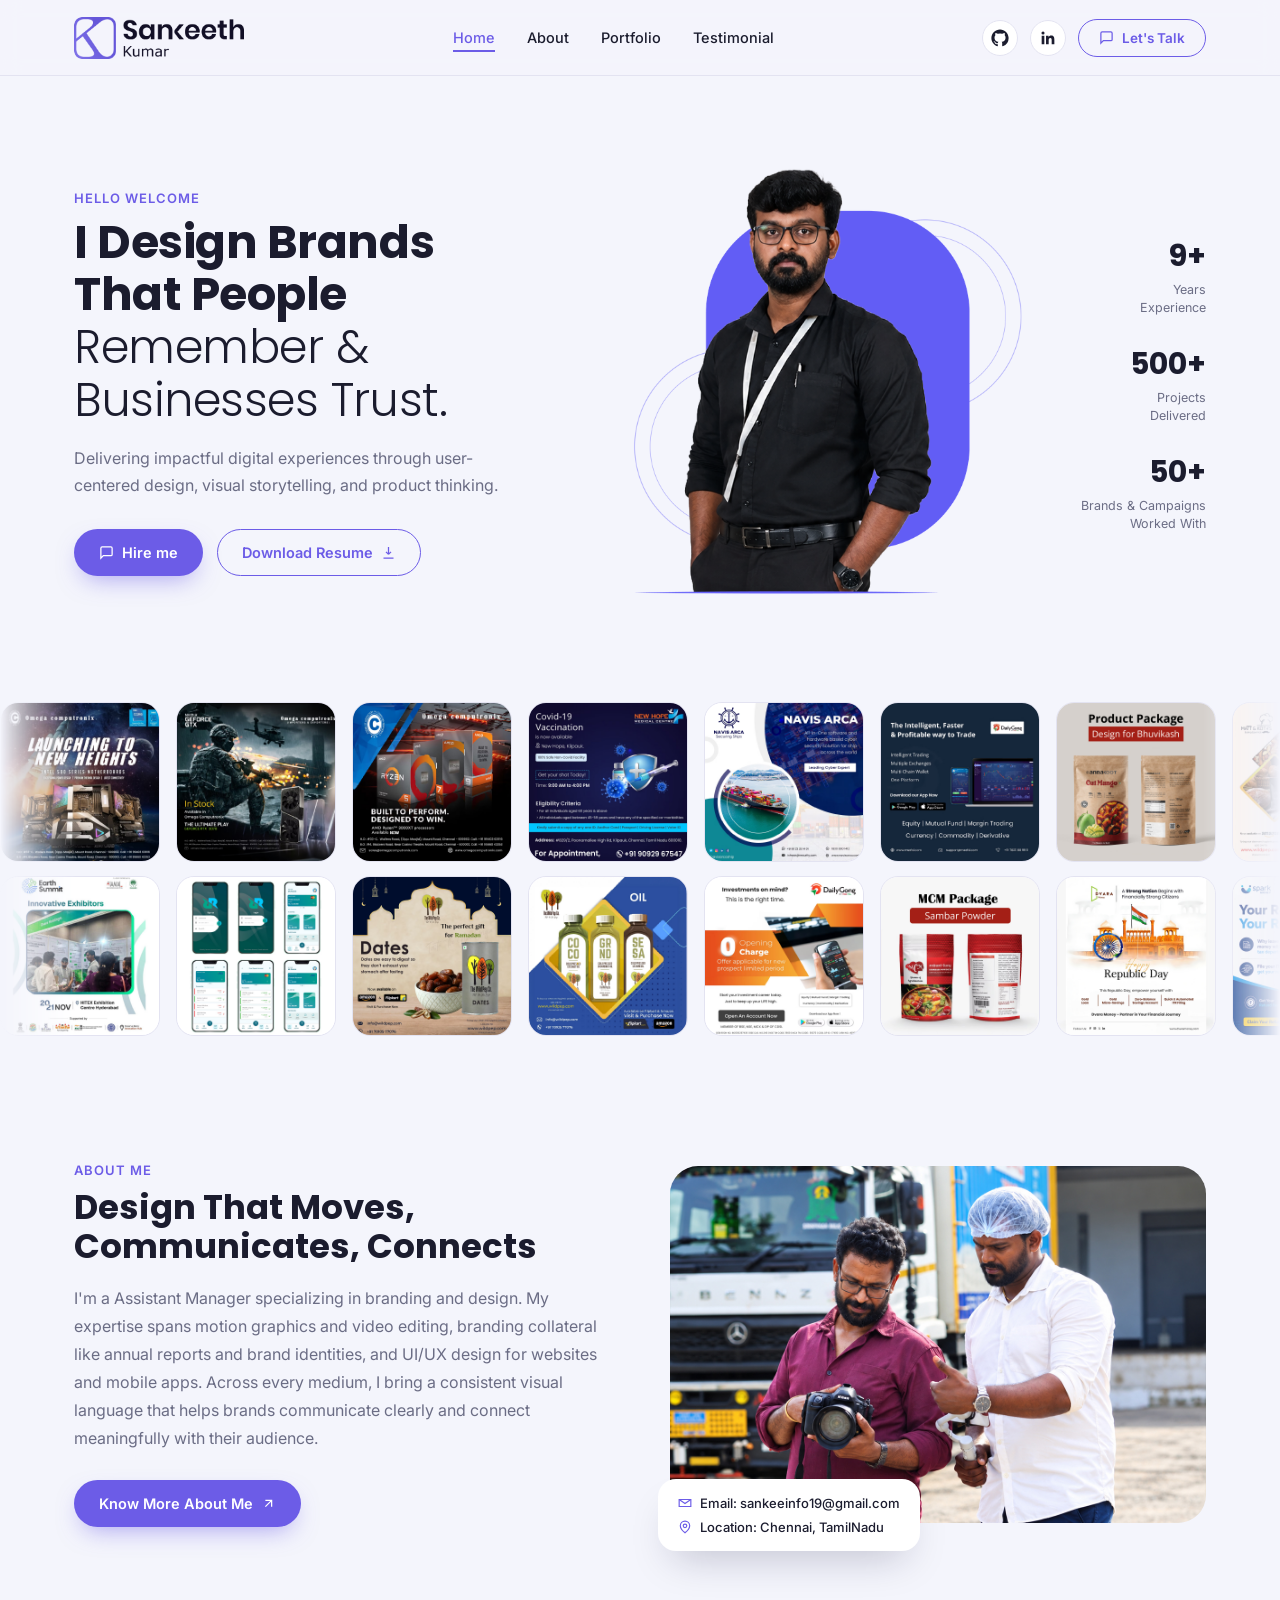
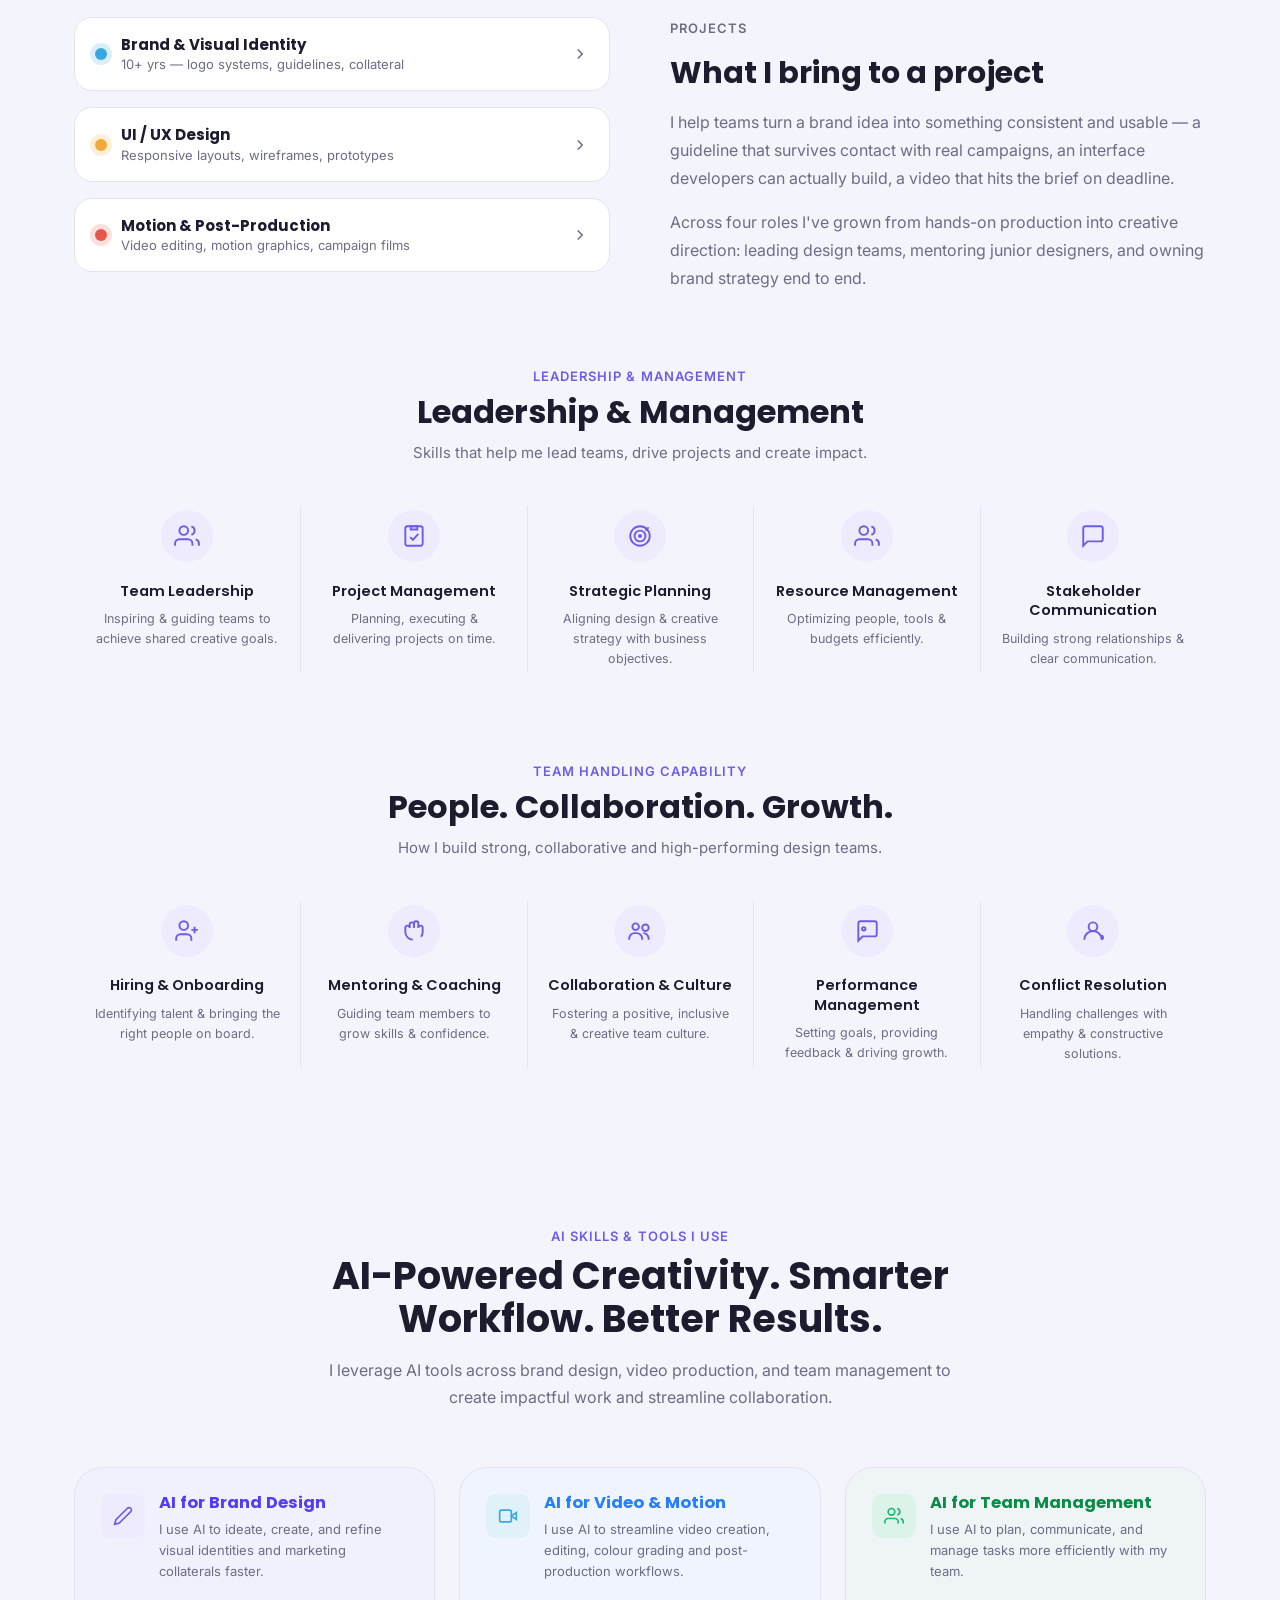
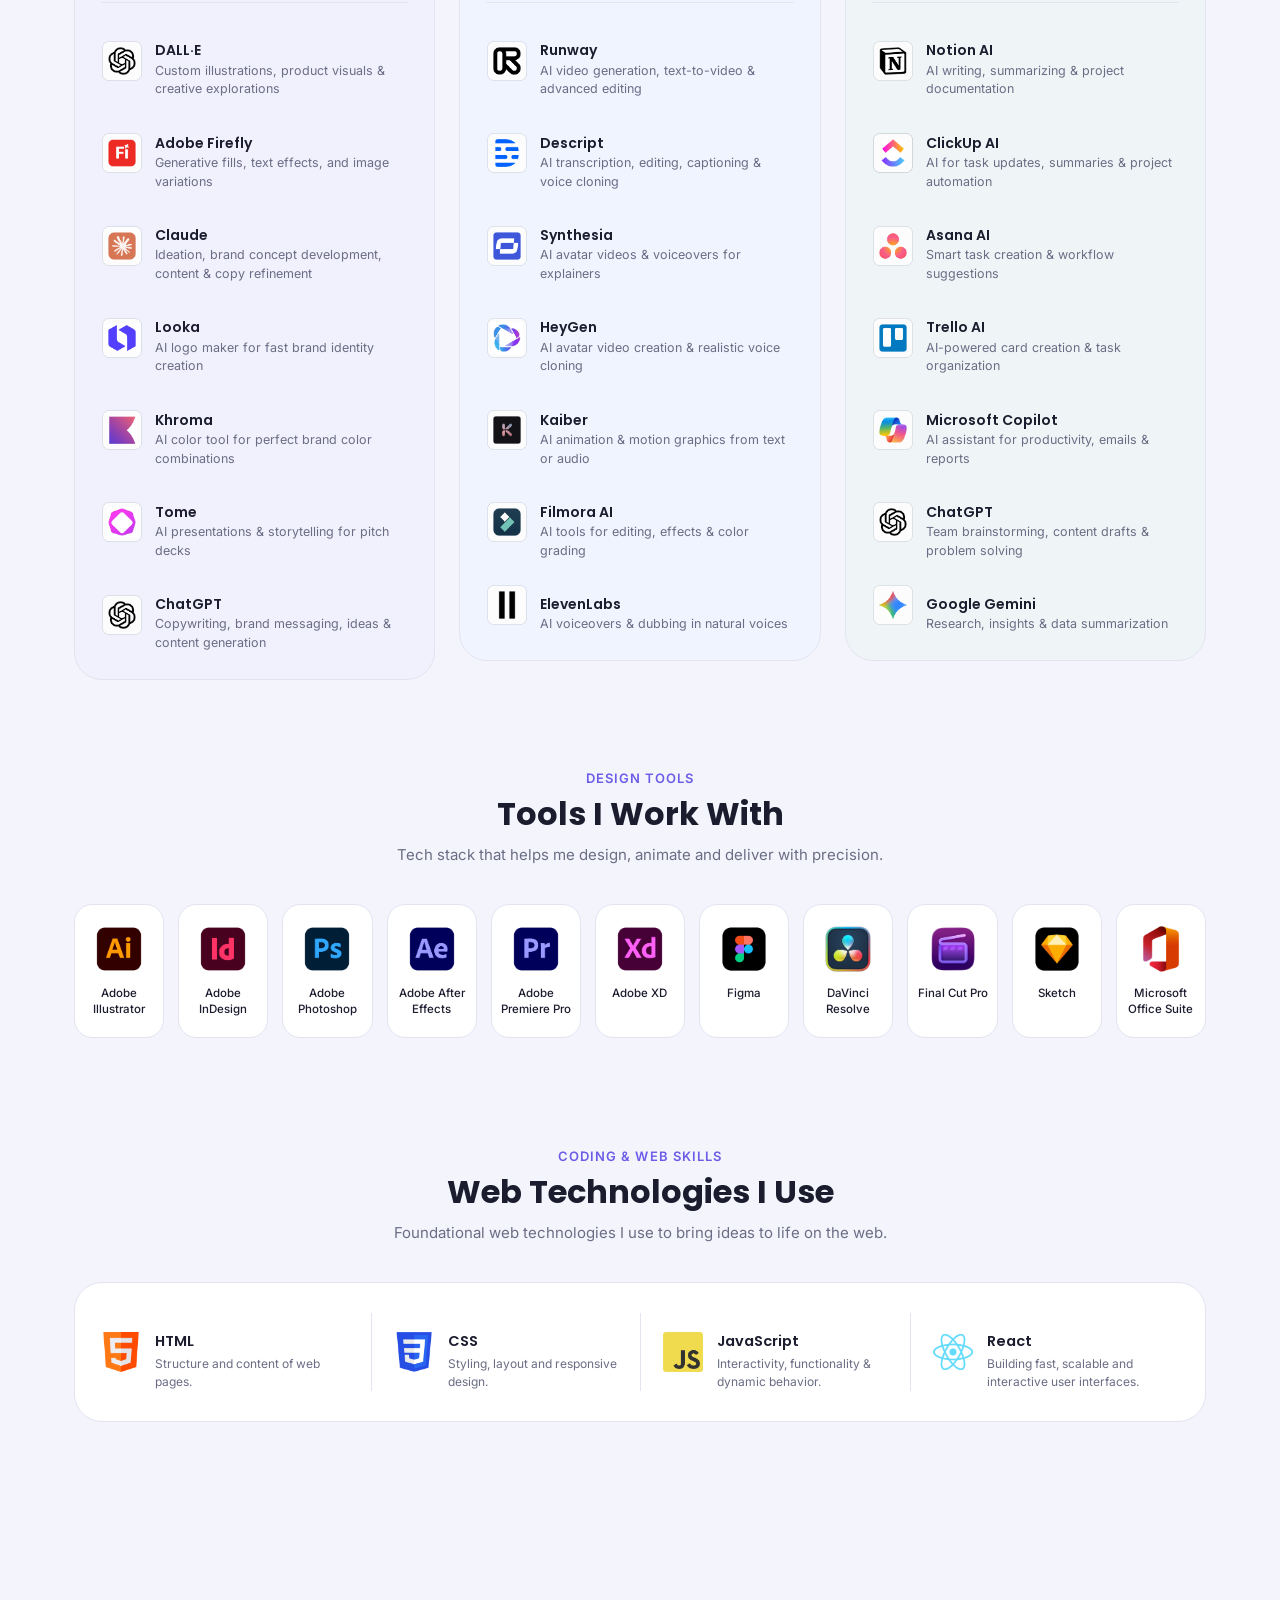
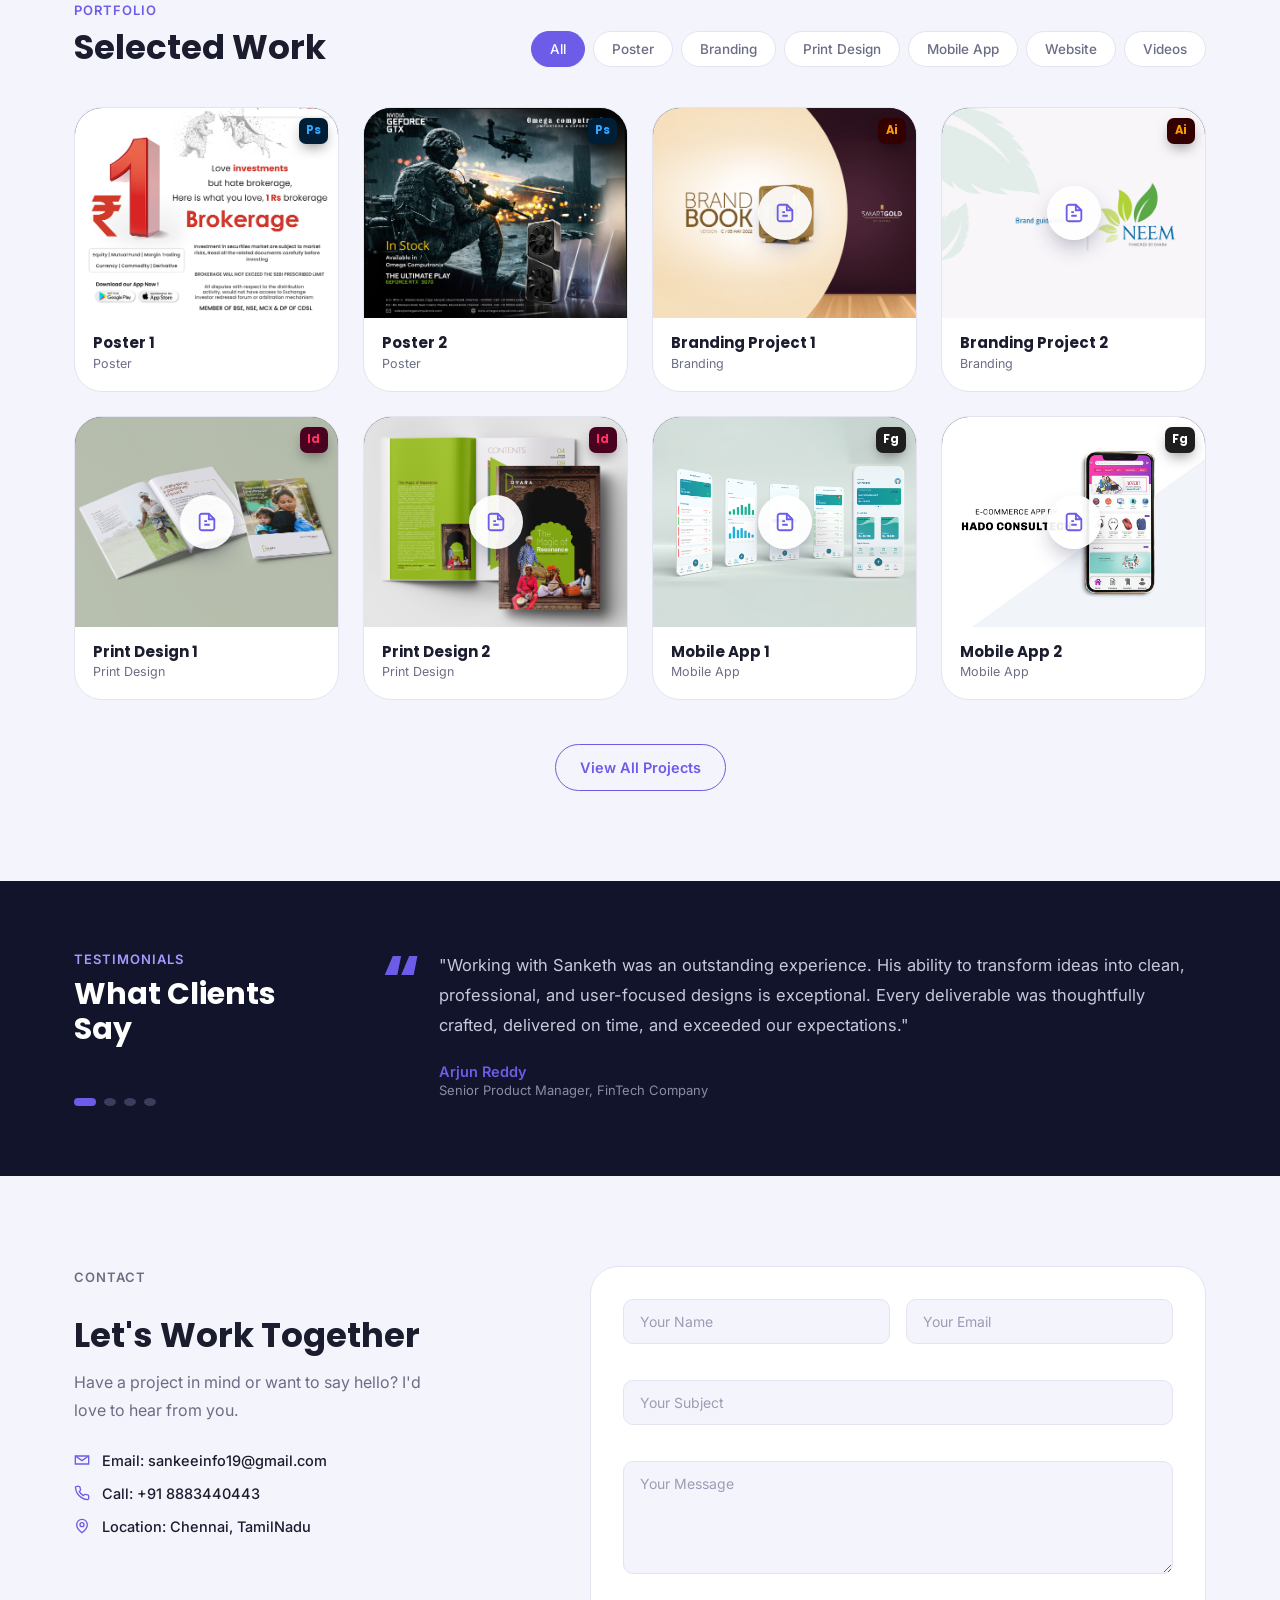
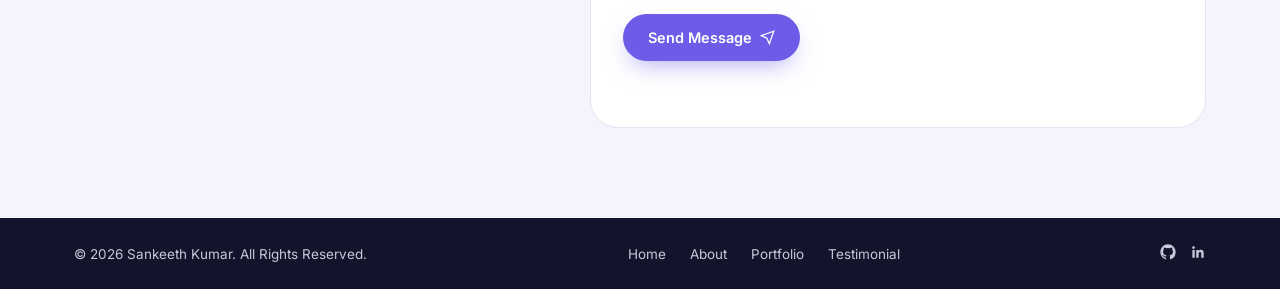
<file: index.html>
<!DOCTYPE html>
<html lang="en">
<head>
<meta charset="UTF-8">
<meta name="viewport" content="width=device-width, initial-scale=1.0">
<title>Sanketh Kumar</title>
<link rel="preconnect" href="https://fonts.googleapis.com">
<link rel="preconnect" href="https://fonts.gstatic.com" crossorigin>
<link href="https://fonts.googleapis.com/css2?family=Poppins:wght@400;500;600;700;800&family=Inter:wght@400;500;600&display=swap" rel="stylesheet">
<link rel="stylesheet" href="style.css">
<!-- Favicon -->
<link rel="icon" type="image/png" sizes="32x32" href="favicon-32x32.png">
<link rel="icon" type="image/png" sizes="16x16" href="favicon-16x16.png">
<link rel="shortcut icon" href="favicon.ico">
<link rel="apple-touch-icon" sizes="180x180" href="apple-touch-icon.png">
</head>
<body>

<!-- ============ HEADER ============ -->
<header class="site-header" id="header">
  <div class="container header-inner">
    <a href="index.html#top" class="logo">
      <img src="images/Asset 5.png" alt="Sankeeth Kumar logo">
    </a>

    <nav class="nav" id="nav">
      <a href="index.html#top" class="is-current">Home</a>
      <a href="index.html#about">About</a>
      <a href="portfolio.html">Portfolio</a>
      <a href="index.html#testimonial">Testimonial</a>
    </nav>

    <div class="header-actions">
      <a href="#" class="icon-btn" aria-label="GitHub">
        <svg viewBox="0 0 24 24" width="18" height="18" fill="currentColor"><path d="M12 .5C5.73.5.5 5.73.5 12c0 5.08 3.29 9.39 7.86 10.91.58.1.79-.25.79-.56 0-.28-.01-1.02-.02-2-3.2.7-3.88-1.54-3.88-1.54-.53-1.34-1.29-1.7-1.29-1.7-1.05-.72.08-.71.08-.71 1.17.08 1.78 1.2 1.78 1.2 1.03 1.77 2.71 1.26 3.37.96.1-.75.4-1.26.73-1.55-2.55-.29-5.24-1.28-5.24-5.68 0-1.26.45-2.28 1.19-3.08-.12-.29-.52-1.46.11-3.05 0 0 .97-.31 3.18 1.18a11 11 0 0 1 5.79 0c2.2-1.49 3.17-1.18 3.17-1.18.64 1.59.24 2.76.12 3.05.74.8 1.18 1.82 1.18 3.08 0 4.41-2.69 5.38-5.25 5.67.41.36.78 1.07.78 2.16 0 1.56-.02 2.81-.02 3.19 0 .32.21.67.8.56A11.51 11.51 0 0 0 23.5 12C23.5 5.73 18.27.5 12 .5Z"/></svg>
      </a>
      <a href="https://www.linkedin.com/in/sankeeth-kumar-a2620a216/" class="icon-btn" aria-label="LinkedIn">
        <svg viewBox="0 0 24 24" width="18" height="18" fill="currentColor"><path d="M20.45 20.45h-3.55v-5.57c0-1.33-.02-3.04-1.85-3.04-1.86 0-2.14 1.45-2.14 2.94v5.67H9.36V9h3.41v1.56h.05c.48-.9 1.64-1.85 3.38-1.85 3.61 0 4.28 2.38 4.28 5.47v6.27ZM5.34 7.43a2.06 2.06 0 1 1 0-4.12 2.06 2.06 0 0 1 0 4.12ZM7.12 20.45H3.56V9h3.56v11.45Z"/></svg>
      </a>
      <a href="index.html#contact" class="btn btn-outline btn-sm">
        <svg viewBox="0 0 24 24" width="15" height="15" fill="none" stroke="currentColor" stroke-width="2"><path d="M4 4h16v16H4z" opacity="0"/><path d="M21 15a2 2 0 0 1-2 2H7l-4 4V5a2 2 0 0 1 2-2h14a2 2 0 0 1 2 2z"/></svg>
        Let's Talk
      </a>
    </div>

    <button class="menu-toggle" id="menuToggle" aria-label="Toggle menu">
      <span></span><span></span><span></span>
    </button>
  </div>
</header>

<main id="top">

  <!-- ============ HERO ============ -->
  <section class="hero">
    <div class="container hero-inner">
      <div class="hero-copy">
        <p class="eyebrow">Hello Welcome</p>
        <h1>
  I Design Brands <br>
  That People <br>
  <span class="light-text">Remember &amp; Businesses Trust.</span>
</h1>
        <p class="hero-desc">Delivering impactful digital experiences through user-centered design, visual storytelling, and product thinking.</p>
        <div class="hero-actions">
          <a href="#contact" class="btn btn-primary">
            <svg viewBox="0 0 24 24" width="15" height="15" fill="none" stroke="currentColor" stroke-width="2"><path d="M21 15a2 2 0 0 1-2 2H7l-4 4V5a2 2 0 0 1 2-2h14a2 2 0 0 1 2 2z"/></svg>
            Hire me
          </a>
          <a href="Sankeeth_Kumar_CV.pdf" class="btn btn-outline" download="Sanketh_Kumar_Resume.pdf">
            Download Resume
            <svg viewBox="0 0 24 24" width="15" height="15" fill="none" stroke="currentColor" stroke-width="2"><path d="M12 3v12m0 0-4-4m4 4 4-4M4 21h16"/></svg>
          </a>
        </div>
      </div>

      <div class="hero-figure">
        <img class="hero-photo" src="images/hero-portrait.png" alt="Sanketh Kumar portrait">
      </div>

      <div class="hero-stats" id="heroStats">
        <div class="stat">
          <span class="stat-number" data-target="9" data-suffix="+">0</span>
          <span class="stat-label">Years<br>Experience</span>
        </div>       
        <div class="stat">
          <span class="stat-number" data-target="500" data-suffix="+">0</span>
          <span class="stat-label">Projects<br>Delivered</span>
        </div>
        <div class="stat">
          <span class="stat-number" data-target="50" data-suffix="+">0</span>
          <span class="stat-label">Brands &amp; Campaigns<br>Worked With</span>
        </div>
      </div>
    </div>
  </section>

  <!-- ============ MARQUEE STRAPS ============ -->
  <section class="straps" aria-label="Selected work highlights">
    <div class="strap-row strap-row--left">
      <div class="strap-track" id="strapTrackLeft"></div>
    </div>
    <div class="strap-row strap-row--right">
      <div class="strap-track" id="strapTrackRight"></div>
    </div>
  </section>

  <!-- ============ ABOUT ============ -->
  <section class="about" id="about">
    <div class="container about-inner">
      <div class="about-copy">
        <p class="eyebrow">About Me</p>
        <h2>Design That Moves,<br>Communicates, Connects</h2>
        <p class="about-desc">I'm a Assistant Manager specializing in branding and design. My expertise spans motion graphics and video editing, branding collateral like annual reports and brand identities, and UI/UX design for websites and mobile apps. Across every medium, I bring a consistent visual language that helps brands communicate clearly and connect meaningfully with their audience.</p>
        <a href="about.html" class="btn btn-primary">
          Know More About Me
          <svg viewBox="0 0 24 24" width="15" height="15" fill="none" stroke="currentColor" stroke-width="2"><path d="M7 17 17 7M7 7h10v10"/></svg>
        </a>
      </div>

      <div class="about-figure">
        <img src="images/Sk-2.jpg" alt="Sanketh working on set">
        <div class="about-card">
          <p><svg viewBox="0 0 24 24" width="14" height="14" fill="none" stroke="currentColor" stroke-width="2"><path d="M4 4h16v16H4z" opacity="0"/><path d="M22 6 12 13 2 6"/><path d="M2 6h20v12H2z"/></svg> Email: sankeeinfo19@gmail.com</p>
          <p><svg viewBox="0 0 24 24" width="14" height="14" fill="none" stroke="currentColor" stroke-width="2"><path d="M20 10c0 6-8 12-8 12s-8-6-8-12a8 8 0 0 1 16 0Z"/><circle cx="12" cy="10" r="3"/></svg> Location: Chennai, TamilNadu</p>
        </div>
      </div>
    </div>

    <div class="container skills-grid">
      <div class="skills-col">
        <div class="skill-card">
          <span class="dot dot-blue"></span>
          <div>
            <h3>Brand &amp; Visual Identity</h3>
            <p>10+ yrs — logo systems, guidelines, collateral</p>
          </div>
          <svg class="chev" viewBox="0 0 24 24" width="18" height="18" fill="none" stroke="currentColor" stroke-width="2"><path d="m9 6 6 6-6 6"/></svg>
        </div>
        <div class="skill-card">
          <span class="dot dot-orange"></span>
          <div>
            <h3>UI / UX Design</h3>
            <p>Responsive layouts, wireframes, prototypes</p>
          </div>
          <svg class="chev" viewBox="0 0 24 24" width="18" height="18" fill="none" stroke="currentColor" stroke-width="2"><path d="m9 6 6 6-6 6"/></svg>
        </div>
        <div class="skill-card">
          <span class="dot dot-red"></span>
          <div>
            <h3>Motion &amp; Post-Production</h3>
            <p>Video editing, motion graphics, campaign films</p>
          </div>
          <svg class="chev" viewBox="0 0 24 24" width="18" height="18" fill="none" stroke="currentColor" stroke-width="2"><path d="m9 6 6 6-6 6"/></svg>
        </div>
      </div>

      <div class="bring-col">
        <p class="eyebrow">Projects</p>
        <h2>What I bring to a project</h2>
        <p>I help teams turn a brand idea into something consistent and usable — a guideline that survives contact with real campaigns, an interface developers can actually build, a video that hits the brief on deadline.</p>
        <p>Across four roles I've grown from hands-on production into creative direction: leading design teams, mentoring junior designers, and owning brand strategy end to end.</p>
      </div>
    </div>
  </section>

  <!-- ============ LEADERSHIP & MANAGEMENT ============ -->
  <section class="capability" id="leadership">
    <div class="container capability-head">
      <p class="eyebrow">Leadership &amp; Management</p>
      <h2>Leadership &amp; Management</h2>
      <p class="capability-desc">Skills that help me lead teams, drive projects and create impact.</p>
    </div>

    <div class="container capability-grid">
      <div class="capability-item">
        <span class="capability-icon">
          <svg viewBox="0 0 24 24" width="26" height="26" fill="none" stroke="currentColor" stroke-width="1.75"><path d="M17 21v-2a4 4 0 0 0-4-4H5a4 4 0 0 0-4 4v2"/><circle cx="9" cy="7" r="4"/><path d="M23 21v-2a4 4 0 0 0-3-3.87"/><path d="M16 3.13a4 4 0 0 1 0 7.75"/></svg>
        </span>
        <h4>Team Leadership</h4>
        <p>Inspiring &amp; guiding teams to achieve shared creative goals.</p>
      </div>
      <div class="capability-item">
        <span class="capability-icon">
          <svg viewBox="0 0 24 24" width="26" height="26" fill="none" stroke="currentColor" stroke-width="1.75"><rect x="4" y="3" width="16" height="18" rx="2"/><path d="M9 3h6v3H9z"/><path d="m8.5 13 2.5 2.5L16 10"/></svg>
        </span>
        <h4>Project Management</h4>
        <p>Planning, executing &amp; delivering projects on time.</p>
      </div>
      <div class="capability-item">
        <span class="capability-icon">
          <svg viewBox="0 0 24 24" width="26" height="26" fill="none" stroke="currentColor" stroke-width="1.75"><circle cx="12" cy="12" r="9"/><circle cx="12" cy="12" r="5"/><circle cx="12" cy="12" r="1"/><path d="m17 7 3-3"/></svg>
        </span>
        <h4>Strategic Planning</h4>
        <p>Aligning design &amp; creative strategy with business objectives.</p>
      </div>
      <div class="capability-item">
        <span class="capability-icon">
          <svg viewBox="0 0 24 24" width="26" height="26" fill="none" stroke="currentColor" stroke-width="1.75"><path d="M17 21v-2a4 4 0 0 0-4-4H5a4 4 0 0 0-4 4v2"/><circle cx="9" cy="7" r="4"/><path d="M23 21v-2a4 4 0 0 0-3-3.87"/><path d="M16 3.13a4 4 0 0 1 0 7.75"/></svg>
        </span>
        <h4>Resource Management</h4>
        <p>Optimizing people, tools &amp; budgets efficiently.</p>
      </div>
      <div class="capability-item">
        <span class="capability-icon">
          <svg viewBox="0 0 24 24" width="26" height="26" fill="none" stroke="currentColor" stroke-width="1.75"><path d="M21 15a2 2 0 0 1-2 2H7l-4 4V5a2 2 0 0 1 2-2h14a2 2 0 0 1 2 2z"/></svg>
        </span>
        <h4>Stakeholder Communication</h4>
        <p>Building strong relationships &amp; clear communication.</p>
      </div>
    </div>
  </section>

  <!-- ============ PEOPLE. COLLABORATION. GROWTH. ============ -->
  <section class="capability" id="team-culture">
    <div class="container capability-head">
      <p class="eyebrow">Team Handling Capability</p>
      <h2>People. Collaboration. Growth.</h2>
      <p class="capability-desc">How I build strong, collaborative and high-performing design teams.</p>
    </div>

    <div class="container capability-grid">
      <div class="capability-item">
        <span class="capability-icon">
          <svg viewBox="0 0 24 24" width="26" height="26" fill="none" stroke="currentColor" stroke-width="1.75"><circle cx="9" cy="7" r="4"/><path d="M2 21v-2a4 4 0 0 1 4-4h6a4 4 0 0 1 4 4v2"/><path d="M19 8v6M22 11h-6"/></svg>
        </span>
        <h4>Hiring &amp; Onboarding</h4>
        <p>Identifying talent &amp; bringing the right people on board.</p>
      </div>
      <div class="capability-item">
        <span class="capability-icon">
          <svg viewBox="0 0 24 24" width="26" height="26" fill="none" stroke="currentColor" stroke-width="1.75"><path d="M11 20A7 7 0 0 1 4 13V9a2 2 0 0 1 4 0"/><path d="M8 9V6a2 2 0 0 1 4 0v3"/><path d="M12 9V5a2 2 0 0 1 4 0v4"/><path d="M16 9a2 2 0 0 1 4 0v4a7 7 0 0 1-1.5 4.5"/></svg>
        </span>
        <h4>Mentoring &amp; Coaching</h4>
        <p>Guiding team members to grow skills &amp; confidence.</p>
      </div>
      <div class="capability-item">
        <span class="capability-icon">
          <svg viewBox="0 0 24 24" width="26" height="26" fill="none" stroke="currentColor" stroke-width="1.75"><circle cx="8" cy="8" r="3"/><circle cx="17" cy="9" r="3"/><path d="M2 20v-1a5 5 0 0 1 5-5h2a5 5 0 0 1 5 5v1"/><path d="M15 14a5 5 0 0 1 5 5v1"/></svg>
        </span>
        <h4>Collaboration &amp; Culture</h4>
        <p>Fostering a positive, inclusive &amp; creative team culture.</p>
      </div>
      <div class="capability-item">
        <span class="capability-icon">
          <svg viewBox="0 0 24 24" width="26" height="26" fill="none" stroke="currentColor" stroke-width="1.75"><path d="M21 15a2 2 0 0 1-2 2H8l-4 4V5a2 2 0 0 1 2-2h13a2 2 0 0 1 2 2z"/><circle cx="9" cy="10" r="1.6"/></svg>
        </span>
        <h4>Performance Management</h4>
        <p>Setting goals, providing feedback &amp; driving growth.</p>
      </div>
      <div class="capability-item">
        <span class="capability-icon">
          <svg viewBox="0 0 24 24" width="26" height="26" fill="none" stroke="currentColor" stroke-width="1.75"><circle cx="12" cy="8" r="4"/><path d="M4 20a8 8 0 0 1 16 0"/><path d="M20 20a2 2 0 0 0-.55-3.9"/></svg>
        </span>
        <h4>Conflict Resolution</h4>
        <p>Handling challenges with empathy &amp; constructive solutions.</p>
      </div>
    </div>
  </section>

  <!-- ============ AI SKILLS & TOOLS ============ -->
  <section class="ai-skills" id="ai-skills">
    <div class="container ai-skills-head">
      <p class="eyebrow">AI Skills &amp; Tools I Use</p>
      <h2>AI-Powered Creativity. Smarter Workflow. Better Results.</h2>
      <p class="ai-skills-desc">I leverage AI tools across brand design, video production, and team management to create impactful work and streamline collaboration.</p>
    </div>

    <div class="container ai-skills-grid">
      <div class="ai-skills-col ai-skills-col--purple">
        <div class="ai-skills-col-head">
          <span class="ai-skills-col-icon ai-skills-col-icon--purple">
            <svg viewBox="0 0 24 24" width="20" height="20" fill="none" stroke="currentColor" stroke-width="2"><path d="M17 3a2.85 2.85 0 1 1 4 4L7.5 20.5 2 22l1.5-5.5Z"/></svg>
          </span>
          <div>
            <h3>AI for Brand Design</h3>
            <p>I use AI to ideate, create, and refine visual identities and marketing collaterals faster.</p>
          </div>
        </div>
        <ul class="ai-tool-list">
          <li class="ai-tool-item">
            <span class="ai-tool-icon"><img src="images/ai-tools/dall-e.png" alt="DALL·E logo" loading="lazy"></span>
            <div><h4>DALL·E</h4><p>Custom illustrations, product visuals &amp; creative explorations</p></div>
          </li>
          <li class="ai-tool-item">
            <span class="ai-tool-icon"><img src="images/ai-tools/firefly.png" alt="Adobe Firefly logo" loading="lazy"></span>
            <div><h4>Adobe Firefly</h4><p>Generative fills, text effects, and image variations</p></div>
          </li>
          <li class="ai-tool-item">
            <span class="ai-tool-icon"><img src="images/ai-tools/claude.png" alt="Claude logo" loading="lazy"></span>
            <div><h4>Claude</h4><p>Ideation, brand concept development, content &amp; copy refinement</p></div>
          </li>
          <li class="ai-tool-item">
            <span class="ai-tool-icon"><img src="images/ai-tools/looka.png" alt="Looka logo" loading="lazy"></span>
            <div><h4>Looka</h4><p>AI logo maker for fast brand identity creation</p></div>
          </li>
          <li class="ai-tool-item">
            <span class="ai-tool-icon"><img src="images/ai-tools/khroma.png" alt="Khroma logo" loading="lazy"></span>
            <div><h4>Khroma</h4><p>AI color tool for perfect brand color combinations</p></div>
          </li>
          <li class="ai-tool-item">
            <span class="ai-tool-icon"><img src="images/ai-tools/tome.png" alt="Tome logo" loading="lazy"></span>
            <div><h4>Tome</h4><p>AI presentations &amp; storytelling for pitch decks</p></div>
          </li>
          <li class="ai-tool-item">
            <span class="ai-tool-icon"><img src="images/ai-tools/chatgpt.png" alt="ChatGPT logo" loading="lazy"></span>
            <div><h4>ChatGPT</h4><p>Copywriting, brand messaging, ideas &amp; content generation</p></div>
          </li>
        </ul>
      </div>

      <div class="ai-skills-col ai-skills-col--blue">
        <div class="ai-skills-col-head">
          <span class="ai-skills-col-icon ai-skills-col-icon--blue">
            <svg viewBox="0 0 24 24" width="20" height="20" fill="none" stroke="currentColor" stroke-width="2"><rect x="2" y="5" width="14" height="14" rx="2"/><path d="m22 8-6 4 6 4Z"/></svg>
          </span>
          <div>
            <h3>AI for Video &amp; Motion</h3>
            <p>I use AI to streamline video creation, editing, colour grading and post-production workflows.</p>
          </div>
        </div>
        <ul class="ai-tool-list">
          <li class="ai-tool-item">
            <span class="ai-tool-icon"><img src="images/ai-tools/runway.png" alt="Runway logo" loading="lazy"></span>
            <div><h4>Runway</h4><p>AI video generation, text-to-video &amp; advanced editing</p></div>
          </li>
          <li class="ai-tool-item">
            <span class="ai-tool-icon"><img src="images/ai-tools/descript.png" alt="Descript logo" loading="lazy"></span>
            <div><h4>Descript</h4><p>AI transcription, editing, captioning &amp; voice cloning</p></div>
          </li>
          <li class="ai-tool-item">
            <span class="ai-tool-icon"><img src="images/ai-tools/synthesia.png" alt="Synthesia logo" loading="lazy"></span>
            <div><h4>Synthesia</h4><p>AI avatar videos &amp; voiceovers for explainers</p></div>
          </li>
          <li class="ai-tool-item">
            <span class="ai-tool-icon"><img src="images/ai-tools/heygen.png" alt="HeyGen logo" loading="lazy"></span>
            <div><h4>HeyGen</h4><p>AI avatar video creation &amp; realistic voice cloning</p></div>
          </li>
          <li class="ai-tool-item">
            <span class="ai-tool-icon"><img src="images/ai-tools/kaiber.png" alt="Kaiber logo" loading="lazy"></span>
            <div><h4>Kaiber</h4><p>AI animation &amp; motion graphics from text or audio</p></div>
          </li>
          <li class="ai-tool-item">
            <span class="ai-tool-icon"><img src="images/ai-tools/filmora-ai.png" alt="Filmora AI logo" loading="lazy"></span>
            <div><h4>Filmora AI</h4><p>AI tools for editing, effects &amp; color grading</p></div>
          </li>
          <li class="ai-tool-item">
            <span class="ai-tool-icon"><img src="images/ai-tools/elevenlabs.png" alt="ElevenLabs logo" loading="lazy"></span>
            <div><h4>ElevenLabs</h4><p>AI voiceovers &amp; dubbing in natural voices</p></div>
          </li>
        </ul>
      </div>

      <div class="ai-skills-col ai-skills-col--green">
        <div class="ai-skills-col-head">
          <span class="ai-skills-col-icon ai-skills-col-icon--green">
            <svg viewBox="0 0 24 24" width="20" height="20" fill="none" stroke="currentColor" stroke-width="2"><path d="M17 21v-2a4 4 0 0 0-4-4H5a4 4 0 0 0-4 4v2"/><circle cx="9" cy="7" r="4"/><path d="M23 21v-2a4 4 0 0 0-3-3.87"/><path d="M16 3.13a4 4 0 0 1 0 7.75"/></svg>
          </span>
          <div>
            <h3>AI for Team Management</h3>
            <p>I use AI to plan, communicate, and manage tasks more efficiently with my team.</p>
          </div>
        </div>
        <ul class="ai-tool-list">
          <li class="ai-tool-item">
            <span class="ai-tool-icon"><img src="images/ai-tools/notion.png" alt="Notion AI logo" loading="lazy"></span>
            <div><h4>Notion AI</h4><p>AI writing, summarizing &amp; project documentation</p></div>
          </li>
          <li class="ai-tool-item">
            <span class="ai-tool-icon"><img src="images/ai-tools/clickup.png" alt="ClickUp AI logo" loading="lazy"></span>
            <div><h4>ClickUp AI</h4><p>AI for task updates, summaries &amp; project automation</p></div>
          </li>
          <li class="ai-tool-item">
            <span class="ai-tool-icon"><img src="images/ai-tools/asana.png" alt="Asana AI logo" loading="lazy"></span>
            <div><h4>Asana AI</h4><p>Smart task creation &amp; workflow suggestions</p></div>
          </li>
          <li class="ai-tool-item">
            <span class="ai-tool-icon"><img src="images/ai-tools/trello.png" alt="Trello AI logo" loading="lazy"></span>
            <div><h4>Trello AI</h4><p>AI-powered card creation &amp; task organization</p></div>
          </li>
          <li class="ai-tool-item">
            <span class="ai-tool-icon"><img src="images/ai-tools/microsoft-copilot.png" alt="Microsoft Copilot logo" loading="lazy"></span>
            <div><h4>Microsoft Copilot</h4><p>AI assistant for productivity, emails &amp; reports</p></div>
          </li>
          <li class="ai-tool-item">
            <span class="ai-tool-icon"><img src="images/ai-tools/chatgpt.png" alt="ChatGPT logo" loading="lazy"></span>
            <div><h4>ChatGPT</h4><p>Team brainstorming, content drafts &amp; problem solving</p></div>
          </li>
          <li class="ai-tool-item">
            <span class="ai-tool-icon"><img src="images/ai-tools/gemini.png" alt="Google Gemini logo" loading="lazy"></span>
            <div><h4>Google Gemini</h4><p>Research, insights &amp; data summarization</p></div>
          </li>
        </ul>
      </div>
    </div>
  </section>

  <!-- ============ DESIGN TOOLS ============ -->
  <section class="design-tools" id="design-tools">
    <div class="container design-tools-head">
      <p class="eyebrow">Design Tools</p>
      <h2>Tools I Work With</h2>
      <p class="design-tools-desc">Tech stack that helps me design, animate and deliver with precision.</p>
    </div>

    <div class="container design-tools-grid">
      <div class="design-tool-card">
        <span class="design-tool-icon"><img src="images/design-tools/illustrator.png" alt="Adobe Illustrator logo" loading="lazy"></span>
        <p>Adobe Illustrator</p>
      </div>
      <div class="design-tool-card">
        <span class="design-tool-icon"><img src="images/design-tools/indesign.png" alt="Adobe InDesign logo" loading="lazy"></span>
        <p>Adobe InDesign</p>
      </div>
      <div class="design-tool-card">
        <span class="design-tool-icon"><img src="images/design-tools/photoshop.png" alt="Adobe Photoshop logo" loading="lazy"></span>
        <p>Adobe Photoshop</p>
      </div>
      <div class="design-tool-card">
        <span class="design-tool-icon"><img src="images/design-tools/after-effects.png" alt="Adobe After Effects logo" loading="lazy"></span>
        <p>Adobe After Effects</p>
      </div>
      <div class="design-tool-card">
        <span class="design-tool-icon"><img src="images/design-tools/premiere-pro.png" alt="Adobe Premiere Pro logo" loading="lazy"></span>
        <p>Adobe Premiere Pro</p>
      </div>
      <div class="design-tool-card">
        <span class="design-tool-icon"><img src="images/design-tools/adobe-xd.png" alt="Adobe XD logo" loading="lazy"></span>
        <p>Adobe XD</p>
      </div>
      <div class="design-tool-card">
        <span class="design-tool-icon"><img src="images/design-tools/figma.png" alt="Figma logo" loading="lazy"></span>
        <p>Figma</p>
      </div>
      <div class="design-tool-card">
        <span class="design-tool-icon"><img src="images/design-tools/davinci-resolve.png" alt="DaVinci Resolve logo" loading="lazy"></span>
        <p>DaVinci Resolve</p>
      </div>
      <div class="design-tool-card">
        <span class="design-tool-icon"><img src="images/design-tools/final-cut-pro.png" alt="Final Cut Pro logo" loading="lazy"></span>
        <p>Final Cut Pro</p>
      </div>
      <div class="design-tool-card">
        <span class="design-tool-icon"><img src="images/design-tools/sketch.png" alt="Sketch logo" loading="lazy"></span>
        <p>Sketch</p>
      </div>
      <div class="design-tool-card">
        <span class="design-tool-icon"><img src="images/design-tools/office-suite.png" alt="Microsoft Office logo" loading="lazy"></span>
        <p>Microsoft Office Suite</p>
      </div>
    </div>
  </section>

  <!-- ============ WEB TECHNOLOGIES ============ -->
  <section class="web-tech" id="web-tech">
    <div class="container web-tech-head">
      <p class="eyebrow">Coding &amp; Web Skills</p>
      <h2>Web Technologies I Use</h2>
      <p class="web-tech-desc">Foundational web technologies I use to bring ideas to life on the web.</p>
    </div>

    <div class="container">
      <div class="web-tech-panel">
        <div class="web-tech-item">
          <span class="web-tech-icon"><img src="images/web-tech/html.png" alt="HTML5 logo" loading="lazy"></span>
          <div>
            <h4>HTML</h4>
            <p>Structure and content of web pages.</p>
          </div>
        </div>
        <div class="web-tech-item">
          <span class="web-tech-icon"><img src="images/web-tech/css.png" alt="CSS3 logo" loading="lazy"></span>
          <div>
            <h4>CSS</h4>
            <p>Styling, layout and responsive design.</p>
          </div>
        </div>
        <div class="web-tech-item">
          <span class="web-tech-icon"><img src="images/web-tech/javascript.png" alt="JavaScript logo" loading="lazy"></span>
          <div>
            <h4>JavaScript</h4>
            <p>Interactivity, functionality &amp; dynamic behavior.</p>
          </div>
        </div>
        <div class="web-tech-item">
          <span class="web-tech-icon"><img src="images/web-tech/react.png" alt="React logo" loading="lazy"></span>
          <div>
            <h4>React</h4>
            <p>Building fast, scalable and interactive user interfaces.</p>
          </div>
        </div>
      </div>
    </div>
  </section>

  <!-- ============ PORTFOLIO ============ -->
  <section class="portfolio" id="portfolio">
    <div class="container">
      <div class="portfolio-head">
        <div>
          <p class="eyebrow">Portfolio</p>
          <h2>Selected Work</h2>
        </div>
        <div class="filters" id="filters">
          <button class="filter-btn is-active" data-filter="all">All</button>
          <button class="filter-btn" data-filter="poster">Poster</button>
          <button class="filter-btn" data-filter="branding">Branding</button>
          <button class="filter-btn" data-filter="print">Print Design</button>
          <button class="filter-btn" data-filter="web">Mobile App</button>
          <button class="filter-btn" data-filter="website">Website</button>
          <button class="filter-btn" data-filter="video">Videos</button>
        </div>
      </div>

      <div class="portfolio-grid" id="portfolioGrid"></div>

      <div class="view-all">
        <a href="portfolio.html" class="btn btn-outline">View All Projects</a>
      </div>
    </div>
  </section>

  <!-- ============ TESTIMONIAL ============ -->
  <section class="testimonial" id="testimonial">
    <div class="container testimonial-inner">
      <div class="testimonial-col-left">
        <p class="eyebrow">Testimonials</p>
        <h2>What Clients Say</h2>
        <div class="testimonial-dots" id="testimonialDots"></div>
      </div>

      <div class="testimonial-col-right">
        <span class="quote-mark">&ldquo;</span>
        <div class="testimonial-body">
          <div class="testimonial-content">
            <p class="testimonial-text" id="testimonialText"></p>
            <p class="testimonial-name" id="testimonialName"></p>
            <p class="testimonial-role" id="testimonialRole"></p>
          </div>
        </div>
      </div>
    </div>
  </section>

  <!-- ============ CONTACT ============ -->
  <section class="contact" id="contact">
    <div class="container contact-inner">
      <div class="contact-copy">
        <p class="eyebrow">Contact</p>
        <h2>Let's Work Together</h2>
        <p>Have a project in mind or want to say hello? I'd love to hear from you.</p>

        <ul class="contact-list">
          <li>
            <svg viewBox="0 0 24 24" width="16" height="16" fill="none" stroke="currentColor" stroke-width="2"><path d="M22 6 12 13 2 6"/><path d="M2 6h20v12H2z"/></svg>
            Email: sankeeinfo19@gmail.com
          </li>
          <li>
            <svg viewBox="0 0 24 24" width="16" height="16" fill="none" stroke="currentColor" stroke-width="2"><path d="M22 16.9v3a2 2 0 0 1-2.2 2 19.8 19.8 0 0 1-8.6-3 19.5 19.5 0 0 1-6-6 19.8 19.8 0 0 1-3-8.7A2 2 0 0 1 4.1 2h3a2 2 0 0 1 2 1.7c.1 1 .3 2 .6 2.9a2 2 0 0 1-.5 2.1L8 9.9a16 16 0 0 0 6 6l1.2-1.2a2 2 0 0 1 2.1-.5c.9.3 1.9.5 2.9.6a2 2 0 0 1 1.8 2.1Z"/></svg>
            Call: +91 8883440443
          </li>
          <li>
            <svg viewBox="0 0 24 24" width="16" height="16" fill="none" stroke="currentColor" stroke-width="2"><path d="M20 10c0 6-8 12-8 12s-8-6-8-12a8 8 0 0 1 16 0Z"/><circle cx="12" cy="10" r="3"/></svg>
            Location: Chennai, TamilNadu
          </li>
        </ul>
      </div>

      <form class="contact-form" id="contactForm" action="https://formsubmit.co/sankeeinfo19@gmail.com" method="POST" novalidate>
        <!-- FormSubmit config: sends a plain email to sankeeinfo19@gmail.com on every submit -->
        <input type="hidden" name="_subject" value="New message from portfolio contact form">
        <input type="hidden" name="_template" value="table">
        <input type="hidden" name="_captcha" value="false">
        <input type="text" name="_honey" style="display:none" tabindex="-1" autocomplete="off">

        <div class="form-row">
          <div class="field">
            <input type="text" id="cf-name" name="name" placeholder="Your Name" required>
            <span class="field-error" data-for="cf-name"></span>
          </div>
          <div class="field">
            <input type="email" id="cf-email" name="email" placeholder="Your Email" required>
            <span class="field-error" data-for="cf-email"></span>
          </div>
        </div>
        <div class="field">
          <input type="text" id="cf-subject" name="subject" placeholder="Your Subject" required>
          <span class="field-error" data-for="cf-subject"></span>
        </div>
        <div class="field">
          <textarea id="cf-message" name="message" rows="5" placeholder="Your Message" required></textarea>
          <span class="field-error" data-for="cf-message"></span>
        </div>
        <button type="submit" class="btn btn-primary" id="cf-submit">
          <span class="btn-label">Send Message</span>
          <svg viewBox="0 0 24 24" width="15" height="15" fill="none" stroke="currentColor" stroke-width="2"><path d="m22 2-7 20-4-9-9-4 20-7Z"/></svg>
        </button>
        <p class="form-status" id="formStatus" role="status" aria-live="polite"></p>
      </form>
    </div>
  </section>

</main>

<!-- ============ FOOTER ============ -->
<footer class="site-footer">
  <div class="container footer-inner">
    <p>&copy; 2026 Sankeeth Kumar. All Rights Reserved.</p>
    <nav class="footer-nav">
      <a href="index.html#top">Home</a>
      <a href="index.html#about">About</a>
      <a href="portfolio.html">Portfolio</a>
      <a href="index.html#testimonial">Testimonial</a>
    </nav>
    <div class="footer-social">
      <a href="#" aria-label="GitHub">
        <svg viewBox="0 0 24 24" width="16" height="16" fill="currentColor"><path d="M12 .5C5.73.5.5 5.73.5 12c0 5.08 3.29 9.39 7.86 10.91.58.1.79-.25.79-.56 0-.28-.01-1.02-.02-2-3.2.7-3.88-1.54-3.88-1.54-.53-1.34-1.29-1.7-1.29-1.7-1.05-.72.08-.71.08-.71 1.17.08 1.78 1.2 1.78 1.2 1.03 1.77 2.71 1.26 3.37.96.1-.75.4-1.26.73-1.55-2.55-.29-5.24-1.28-5.24-5.68 0-1.26.45-2.28 1.19-3.08-.12-.29-.52-1.46.11-3.05 0 0 .97-.31 3.18 1.18a11 11 0 0 1 5.79 0c2.2-1.49 3.17-1.18 3.17-1.18.64 1.59.24 2.76.12 3.05.74.8 1.18 1.82 1.18 3.08 0 4.41-2.69 5.38-5.25 5.67.41.36.78 1.07.78 2.16 0 1.56-.02 2.81-.02 3.19 0 .32.21.67.8.56A11.51 11.51 0 0 0 23.5 12C23.5 5.73 18.27.5 12 .5Z"/></svg>
      </a>
      <a href="#" aria-label="LinkedIn">
        <svg viewBox="0 0 24 24" width="16" height="16" fill="currentColor"><path d="M20.45 20.45h-3.55v-5.57c0-1.33-.02-3.04-1.85-3.04-1.86 0-2.14 1.45-2.14 2.94v5.67H9.36V9h3.41v1.56h.05c.48-.9 1.64-1.85 3.38-1.85 3.61 0 4.28 2.38 4.28 5.47v6.27ZM5.34 7.43a2.06 2.06 0 1 1 0-4.12 2.06 2.06 0 0 1 0 4.12ZM7.12 20.45H3.56V9h3.56v11.45Z"/></svg>
      </a>
    </div>
  </div>
</footer>

<script src="common.js"></script>
<script src="script.js"></script>
</body>
</html>
</file>
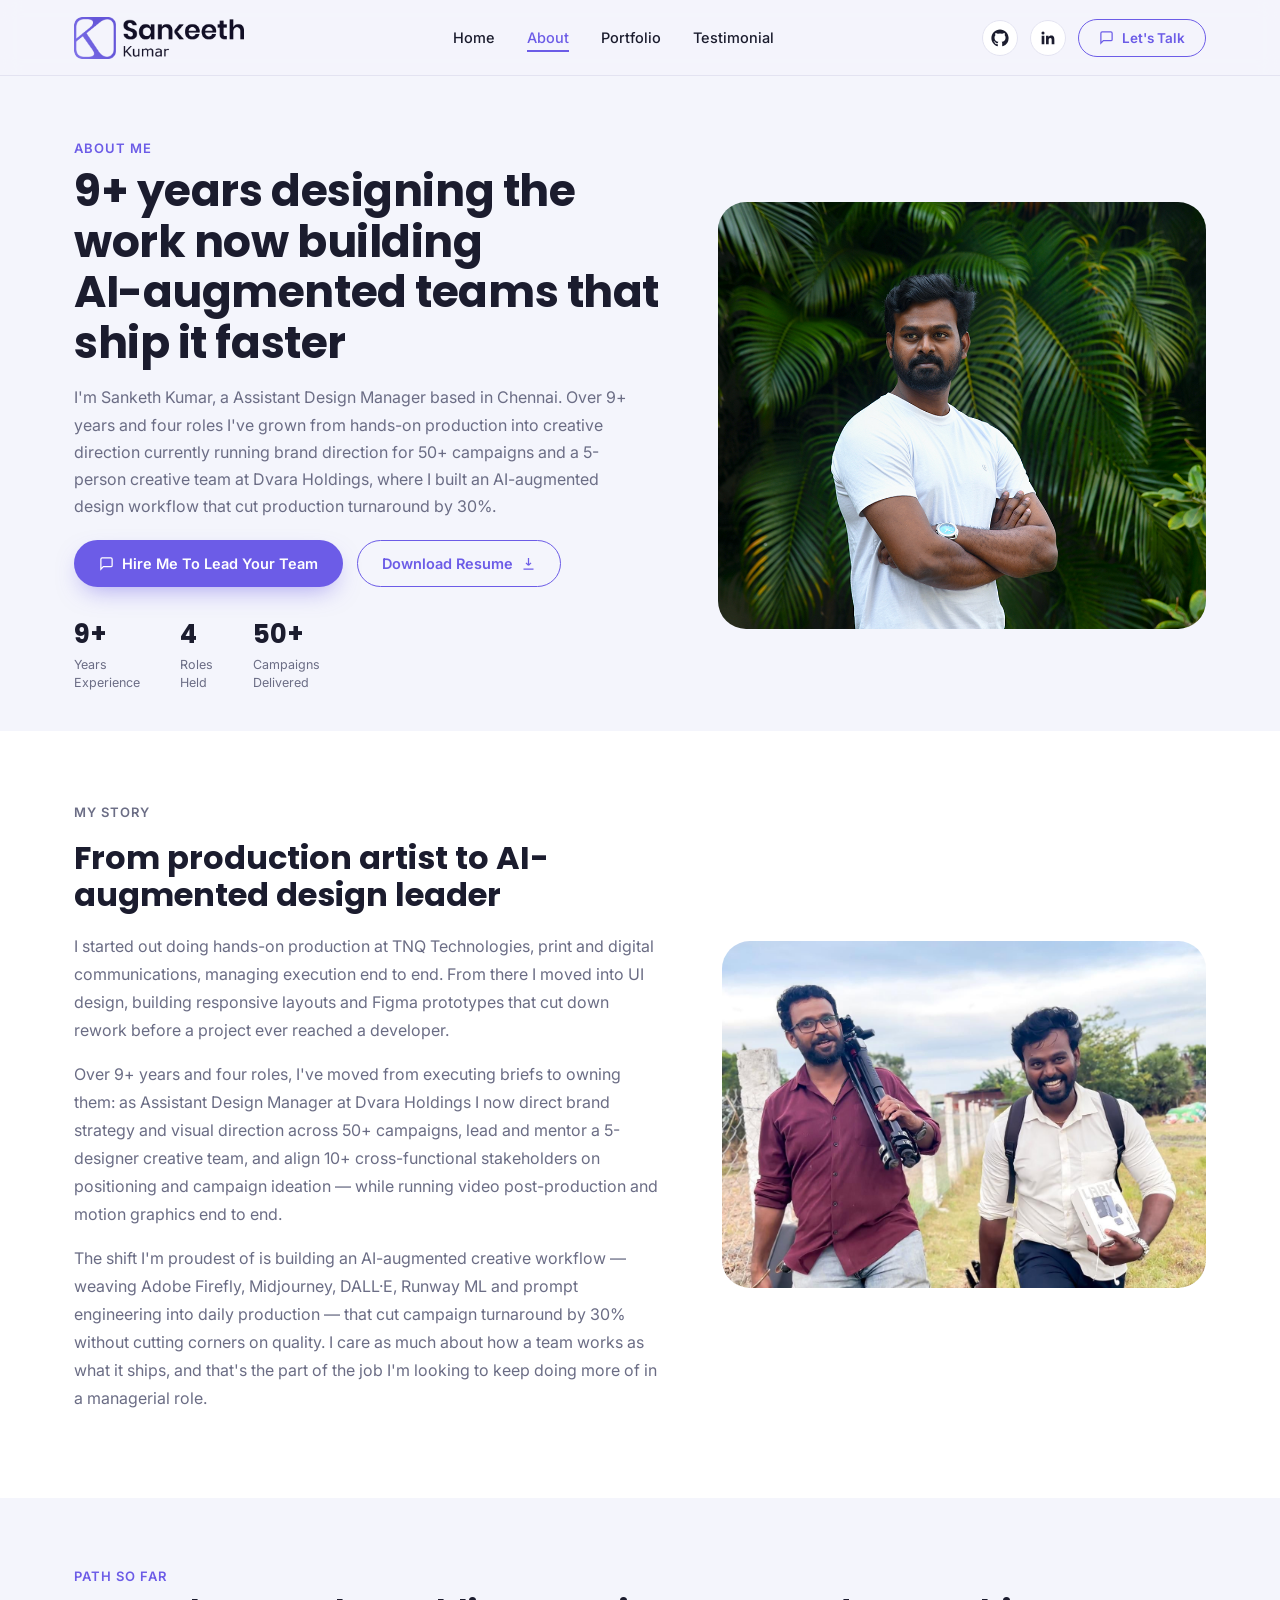
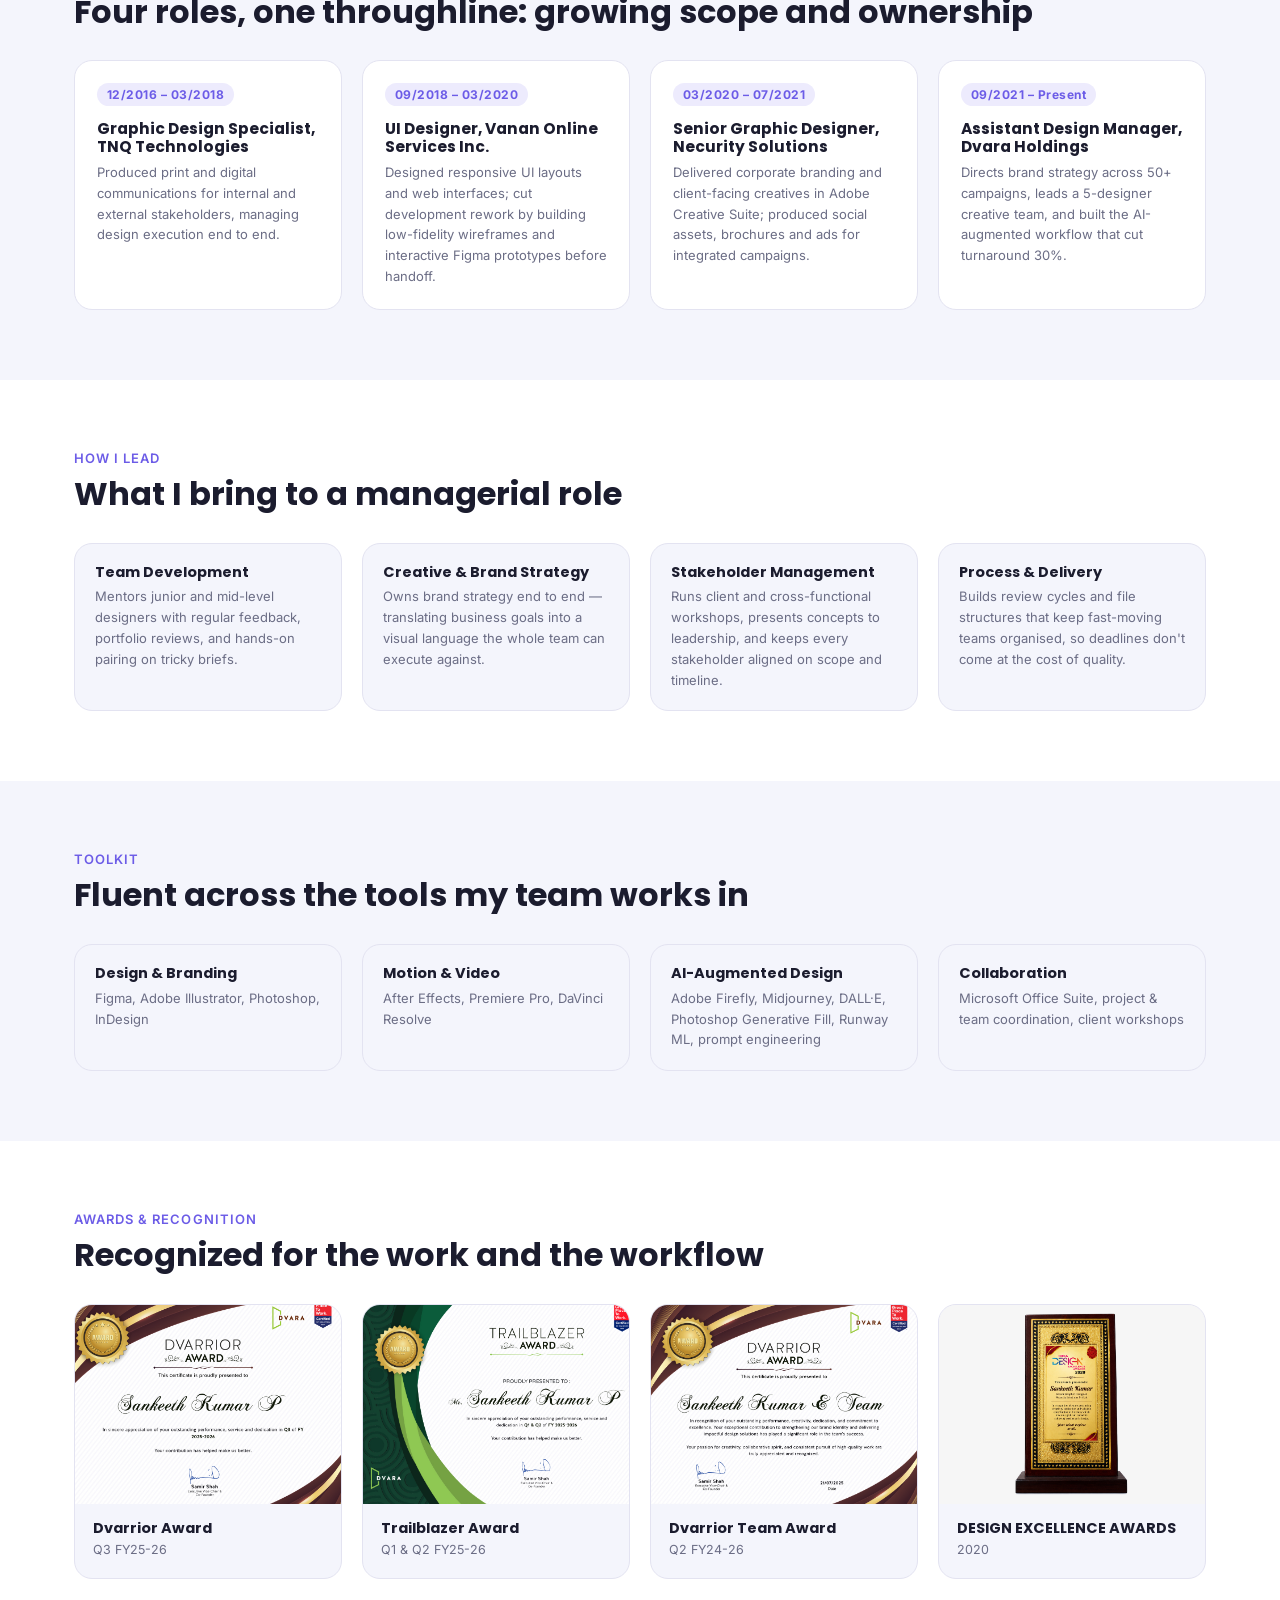
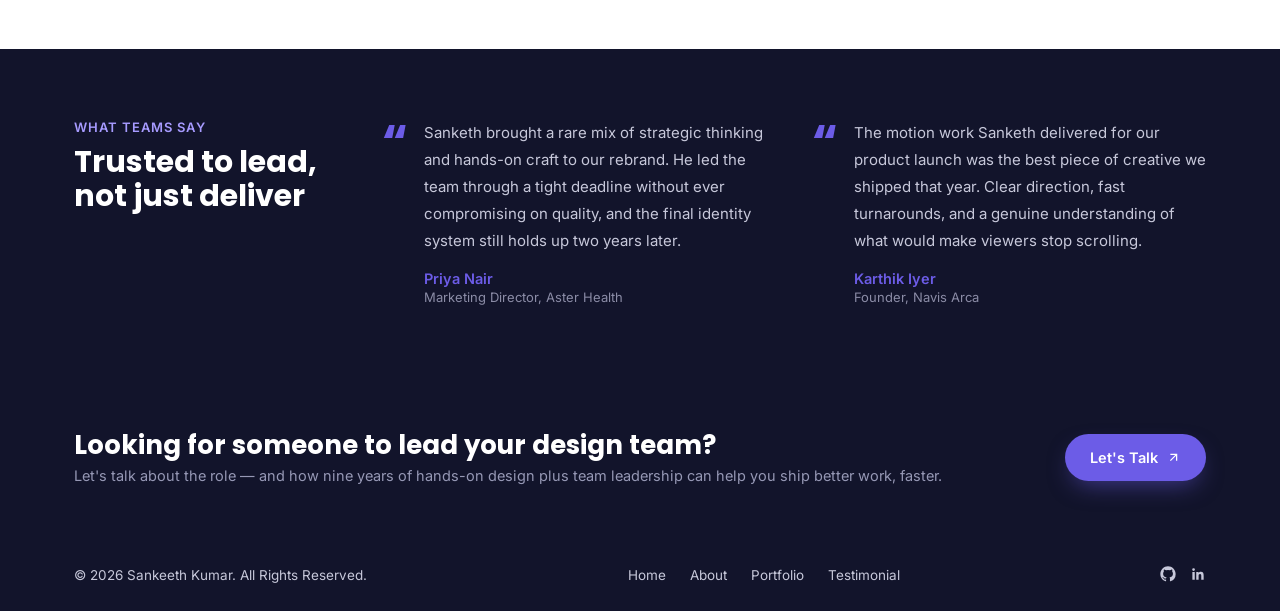
<file: about.html>
<!DOCTYPE html>
<html lang="en">
<head>
<meta charset="UTF-8">
<meta name="viewport" content="width=device-width, initial-scale=1.0">
<title>About — Sanketh Kumar | Design Manager</title>
<link rel="preconnect" href="https://fonts.googleapis.com">
<link rel="preconnect" href="https://fonts.gstatic.com" crossorigin>
<link href="https://fonts.googleapis.com/css2?family=Poppins:wght@400;500;600;700;800&family=Inter:wght@400;500;600&display=swap" rel="stylesheet">
<link rel="stylesheet" href="style.css">
<!-- Favicon -->
<link rel="icon" type="image/png" sizes="32x32" href="favicon-32x32.png">
<link rel="icon" type="image/png" sizes="16x16" href="favicon-16x16.png">
<link rel="shortcut icon" href="favicon.ico">
<link rel="apple-touch-icon" sizes="180x180" href="apple-touch-icon.png">
</head>
<body>

<!-- ============ HEADER ============ -->
<header class="site-header" id="header">
  <div class="container header-inner">
    <a href="index.html#top" class="logo">
      <img src="images/Asset 5.png" alt="Sankeeth Kumar logo">
    </a>

    <nav class="nav" id="nav">
      <a href="index.html#top">Home</a>
      <a href="index.html#about" class="is-current">About</a>
      <a href="portfolio.html">Portfolio</a>
      <a href="index.html#testimonial">Testimonial</a>
    </nav>

    <div class="header-actions">
      <a href="#" class="icon-btn" aria-label="GitHub">
        <svg viewBox="0 0 24 24" width="18" height="18" fill="currentColor"><path d="M12 .5C5.73.5.5 5.73.5 12c0 5.08 3.29 9.39 7.86 10.91.58.1.79-.25.79-.56 0-.28-.01-1.02-.02-2-3.2.7-3.88-1.54-3.88-1.54-.53-1.34-1.29-1.7-1.29-1.7-1.05-.72.08-.71.08-.71 1.17.08 1.78 1.2 1.78 1.2 1.03 1.77 2.71 1.26 3.37.96.1-.75.4-1.26.73-1.55-2.55-.29-5.24-1.28-5.24-5.68 0-1.26.45-2.28 1.19-3.08-.12-.29-.52-1.46.11-3.05 0 0 .97-.31 3.18 1.18a11 11 0 0 1 5.79 0c2.2-1.49 3.17-1.18 3.17-1.18.64 1.59.24 2.76.12 3.05.74.8 1.18 1.82 1.18 3.08 0 4.41-2.69 5.38-5.25 5.67.41.36.78 1.07.78 2.16 0 1.56-.02 2.81-.02 3.19 0 .32.21.67.8.56A11.51 11.51 0 0 0 23.5 12C23.5 5.73 18.27.5 12 .5Z"/></svg>
      </a>
      <a href="#" class="icon-btn" aria-label="LinkedIn">
        <svg viewBox="0 0 24 24" width="18" height="18" fill="currentColor"><path d="M20.45 20.45h-3.55v-5.57c0-1.33-.02-3.04-1.85-3.04-1.86 0-2.14 1.45-2.14 2.94v5.67H9.36V9h3.41v1.56h.05c.48-.9 1.64-1.85 3.38-1.85 3.61 0 4.28 2.38 4.28 5.47v6.27ZM5.34 7.43a2.06 2.06 0 1 1 0-4.12 2.06 2.06 0 0 1 0 4.12ZM7.12 20.45H3.56V9h3.56v11.45Z"/></svg>
      </a>
      <a href="index.html#contact" class="btn btn-outline btn-sm">
        <svg viewBox="0 0 24 24" width="15" height="15" fill="none" stroke="currentColor" stroke-width="2"><path d="M4 4h16v16H4z" opacity="0"/><path d="M21 15a2 2 0 0 1-2 2H7l-4 4V5a2 2 0 0 1 2-2h14a2 2 0 0 1 2 2z"/></svg>
        Let's Talk
      </a>
    </div>

    <button class="menu-toggle" id="menuToggle" aria-label="Toggle menu">
      <span></span><span></span><span></span>
    </button>
  </div>
</header>

<main>
  <!-- ============ PAGE HERO ============ -->
  <section class="page-hero page-hero--about">
    <div class="container about-hero-inner">
      <div>
        <p class="eyebrow">About Me</p>
        <h1>9+ years designing the work now building <br>AI-augmented teams that ship it faster</h1>
        <p class="page-hero-desc">I'm Sanketh Kumar, a Assistant Design Manager based in Chennai. Over 9+ years and four roles I've grown from hands-on production into creative direction currently running brand direction for 50+ campaigns and a 5-person creative team at Dvara Holdings, where I built an AI-augmented design workflow that cut production turnaround by 30%.</p>
        <br>
        <div class="hero-actions">
          <a href="index.html#contact" class="btn btn-primary">
            <svg viewBox="0 0 24 24" width="15" height="15" fill="none" stroke="currentColor" stroke-width="2"><path d="M21 15a2 2 0 0 1-2 2H7l-4 4V5a2 2 0 0 1 2-2h14a2 2 0 0 1 2 2z"/></svg>
            Hire Me To Lead Your Team
          </a>
          <a href="resume.pdf" class="btn btn-outline" download="Sanketh_Kumar_Resume.pdf">
            Download Resume
            <svg viewBox="0 0 24 24" width="15" height="15" fill="none" stroke="currentColor" stroke-width="2"><path d="M12 3v12m0 0-4-4m4 4 4-4M4 21h16"/></svg>
          </a>
        </div>

        <div class="about-stats-row">
          <div class="stat">
            <span class="stat-number">9+</span>
            <span class="stat-label">Years<br>Experience</span>
          </div>
          <div class="stat">
            <span class="stat-number">4</span>
            <span class="stat-label">Roles<br>Held</span>
          </div>
          <div class="stat">
            <span class="stat-number">50+</span>
            <span class="stat-label">Campaigns<br>Delivered</span>
          </div>
        </div>
      </div>
      <img class="about-hero-photo" src="images/Sk-1.jpg" alt="Portrait of Sanketh Kumar">
    </div>
  </section>

  <!-- ============ STORY ============ -->
  <section class="about-page-section">
    <div class="container about-story">
      <div class="about-story-copy">
        <p class="eyebrow">My Story</p>
        <h2>From production artist to AI-augmented design leader</h2>
        <p>I started out doing hands-on production at TNQ Technologies, print and digital communications, managing execution end to end. From there I moved into UI design, building responsive layouts and Figma prototypes that cut down rework before a project ever reached a developer.</p>
        <p>Over 9+ years and four roles, I've moved from executing briefs to owning them: as Assistant Design Manager at Dvara Holdings I now direct brand strategy and visual direction across 50+ campaigns, lead and mentor a 5-designer creative team, and align 10+ cross-functional stakeholders on positioning and campaign ideation — while running video post-production and motion graphics end to end.</p>
        <p>The shift I'm proudest of is building an AI-augmented creative workflow — weaving Adobe Firefly, Midjourney, DALL·E, Runway ML and prompt engineering into daily production — that cut campaign turnaround by 30% without cutting corners on quality. I care as much about how a team works as what it ships, and that's the part of the job I'm looking to keep doing more of in a managerial role.</p>
      </div>
      <img class="about-story-photo" src="images/1756658880223.jpeg" alt="Sanketh working on a photo shoot">
    </div>
  </section>

  <!-- ============ TIMELINE ============ -->
  <section class="about-page-section about-timeline-section">
    <div class="container">
      <p class="eyebrow">Path So Far</p>
      <h2>Four roles, one throughline: growing scope and ownership</h2>

      <ol class="timeline">
        <li class="timeline-item">
          <span class="timeline-year">12/2016 – 03/2018</span>
          <div>
            <h3>Graphic Design Specialist, TNQ Technologies</h3>
            <p>Produced print and digital communications for internal and external stakeholders, managing design execution end to end.</p>
          </div>
        </li>
        <li class="timeline-item">
          <span class="timeline-year">09/2018 – 03/2020</span>
          <div>
            <h3>UI Designer, Vanan Online Services Inc.</h3>
            <p>Designed responsive UI layouts and web interfaces; cut development rework by building low-fidelity wireframes and interactive Figma prototypes before handoff.</p>
          </div>
        </li>
        <li class="timeline-item">
          <span class="timeline-year">03/2020 – 07/2021</span>
          <div>
            <h3>Senior Graphic Designer, Necurity Solutions</h3>
            <p>Delivered corporate branding and client-facing creatives in Adobe Creative Suite; produced social assets, brochures and ads for integrated campaigns.</p>
          </div>
        </li>
        <li class="timeline-item">
          <span class="timeline-year">09/2021 – Present</span>
          <div>
            <h3>Assistant Design Manager, Dvara Holdings</h3>
            <p>Directs brand strategy across 50+ campaigns, leads a 5-designer creative team, and built the AI-augmented workflow that cut turnaround 30%.</p>
          </div>
        </li>
      </ol>
    </div>
  </section>

  <!-- ============ LEADERSHIP APPROACH ============ -->
  <section class="about-page-section">
    <div class="container">
      <p class="eyebrow">How I Lead</p>
      <h2>What I bring to a managerial role</h2>
      <div class="tool-grid">
        <div class="tool-card"><h3>Team Development</h3><p>Mentors junior and mid-level designers with regular feedback, portfolio reviews, and hands-on pairing on tricky briefs.</p></div>
        <div class="tool-card"><h3>Creative &amp; Brand Strategy</h3><p>Owns brand strategy end to end — translating business goals into a visual language the whole team can execute against.</p></div>
        <div class="tool-card"><h3>Stakeholder Management</h3><p>Runs client and cross-functional workshops, presents concepts to leadership, and keeps every stakeholder aligned on scope and timeline.</p></div>
        <div class="tool-card"><h3>Process &amp; Delivery</h3><p>Builds review cycles and file structures that keep fast-moving teams organised, so deadlines don't come at the cost of quality.</p></div>
      </div>
    </div>
  </section>

  <!-- ============ TOOLKIT ============ -->
  <section class="about-page-section">
    <div class="container">
      <p class="eyebrow">Toolkit</p>
      <h2>Fluent across the tools my team works in</h2>
      <div class="tool-grid">
        <div class="tool-card"><h3>Design &amp; Branding</h3><p>Figma, Adobe Illustrator, Photoshop, InDesign</p></div>
        <div class="tool-card"><h3>Motion &amp; Video</h3><p>After Effects, Premiere Pro, DaVinci Resolve</p></div>
        <div class="tool-card"><h3>AI-Augmented Design</h3><p>Adobe Firefly, Midjourney, DALL·E, Photoshop Generative Fill, Runway ML, prompt engineering</p></div>
        <div class="tool-card"><h3>Collaboration</h3><p>Microsoft Office Suite, project &amp; team coordination, client workshops</p></div>
      </div>
    </div>
  </section>

  <!-- ============ AWARDS & RECOGNITION ============
       Update the title/description text below to match your real awards.
       Drop the matching image files into images/Awards/ (paths referenced
       below) — until then these will show as broken image placeholders. -->
  <section class="about-page-section">
    <div class="container">
      <p class="eyebrow">Awards &amp; Recognition</p>
      <h2>Recognized for the work and the workflow</h2>
      <div class="awards-grid">
        <div class="award-card">
          <img class="award-card-img" src="images/Awards/Award-2.jpg" alt="Award 2 — replace with your award image">
          <div class="award-card-body">
            <h3>Dvarrior Award</h3>
            <p>Q3 FY25-26</p>
          </div>
        </div>
        <div class="award-card">
          <img class="award-card-img" src="images/Awards/Award-1.jpg" alt="Award 1 — replace with your award image">
          <div class="award-card-body">
            <h3>Trailblazer Award</h3>
            <p>Q1 & Q2 FY25-26</p>
          </div>
        </div>
      
        <div class="award-card">
          <img class="award-card-img" src="images/Awards/Award-3.jpg" alt="Award 3 — replace with your award image">
          <div class="award-card-body">
            <h3>Dvarrior Team Award</h3>
            <p>Q2 FY24-26</p>
          </div>
        </div>
        <div class="award-card">
          <img class="award-card-img" src="images/Awards/Award-4.jpg" alt="Award 4 — replace with your award image">
          <div class="award-card-body">
            <h3>DESIGN EXCELLENCE AWARDS</h3>
            <p>2020</p>
          </div>
        </div>
      </div>
    </div>
  </section>

  <!-- ============ LEADERSHIP, IN OTHERS' WORDS ============ -->
  <section class="testimonial about-lead-quotes">
    <div class="container testimonial-inner">
      <div class="testimonial-col-left">
        <p class="eyebrow">What Teams Say</p>
        <h2>Trusted to lead, not just deliver</h2>
      </div>
      <div class="leadership-quotes-grid">
        <div class="leadership-quote">
          <span class="quote-mark">&ldquo;</span>
          <div>
            <p class="testimonial-text">Sanketh brought a rare mix of strategic thinking and hands-on craft to our rebrand. He led the team through a tight deadline without ever compromising on quality, and the final identity system still holds up two years later.</p>
            <p class="testimonial-name">Priya Nair</p>
            <p class="testimonial-role">Marketing Director, Aster Health</p>
          </div>
        </div>
        <div class="leadership-quote">
          <span class="quote-mark">&ldquo;</span>
          <div>
            <p class="testimonial-text">The motion work Sanketh delivered for our product launch was the best piece of creative we shipped that year. Clear direction, fast turnarounds, and a genuine understanding of what would make viewers stop scrolling.</p>
            <p class="testimonial-name">Karthik Iyer</p>
            <p class="testimonial-role">Founder, Navis Arca</p>
          </div>
        </div>
      </div>
    </div>
  </section>

  <!-- ============ CTA ============ -->
  <section class="cta-strip">
    <div class="container cta-strip-inner">
      <div>
        <h2>Looking for someone to lead your design team?</h2>
        <p>Let's talk about the role — and how nine years of hands-on design plus team leadership can help you ship better work, faster.</p>
      </div>
      <a href="index.html#contact" class="btn btn-primary">
        Let's Talk
        <svg viewBox="0 0 24 24" width="15" height="15" fill="none" stroke="currentColor" stroke-width="2"><path d="M7 17 17 7M7 7h10v10"/></svg>
      </a>
    </div>
  </section>
</main>

<!-- ============ FOOTER ============ -->
<footer class="site-footer">
  <div class="container footer-inner">
    <p>&copy; 2026 Sankeeth Kumar. All Rights Reserved.</p>
    <nav class="footer-nav">
      <a href="index.html#top">Home</a>
      <a href="index.html#about">About</a>
      <a href="portfolio.html">Portfolio</a>
      <a href="index.html#testimonial">Testimonial</a>
    </nav>
    <div class="footer-social">
      <a href="#" aria-label="GitHub">
        <svg viewBox="0 0 24 24" width="16" height="16" fill="currentColor"><path d="M12 .5C5.73.5.5 5.73.5 12c0 5.08 3.29 9.39 7.86 10.91.58.1.79-.25.79-.56 0-.28-.01-1.02-.02-2-3.2.7-3.88-1.54-3.88-1.54-.53-1.34-1.29-1.7-1.29-1.7-1.05-.72.08-.71.08-.71 1.17.08 1.78 1.2 1.78 1.2 1.03 1.77 2.71 1.26 3.37.96.1-.75.4-1.26.73-1.55-2.55-.29-5.24-1.28-5.24-5.68 0-1.26.45-2.28 1.19-3.08-.12-.29-.52-1.46.11-3.05 0 0 .97-.31 3.18 1.18a11 11 0 0 1 5.79 0c2.2-1.49 3.17-1.18 3.17-1.18.64 1.59.24 2.76.12 3.05.74.8 1.18 1.82 1.18 3.08 0 4.41-2.69 5.38-5.25 5.67.41.36.78 1.07.78 2.16 0 1.56-.02 2.81-.02 3.19 0 .32.21.67.8.56A11.51 11.51 0 0 0 23.5 12C23.5 5.73 18.27.5 12 .5Z"/></svg>
      </a>
      <a href="#" aria-label="LinkedIn">
        <svg viewBox="0 0 24 24" width="16" height="16" fill="currentColor"><path d="M20.45 20.45h-3.55v-5.57c0-1.33-.02-3.04-1.85-3.04-1.86 0-2.14 1.45-2.14 2.94v5.67H9.36V9h3.41v1.56h.05c.48-.9 1.64-1.85 3.38-1.85 3.61 0 4.28 2.38 4.28 5.47v6.27ZM5.34 7.43a2.06 2.06 0 1 1 0-4.12 2.06 2.06 0 0 1 0 4.12ZM7.12 20.45H3.56V9h3.56v11.45Z"/></svg>
      </a>
    </div>
  </div>
</footer>

<script src="common.js"></script>
</body>
</html>
</file>
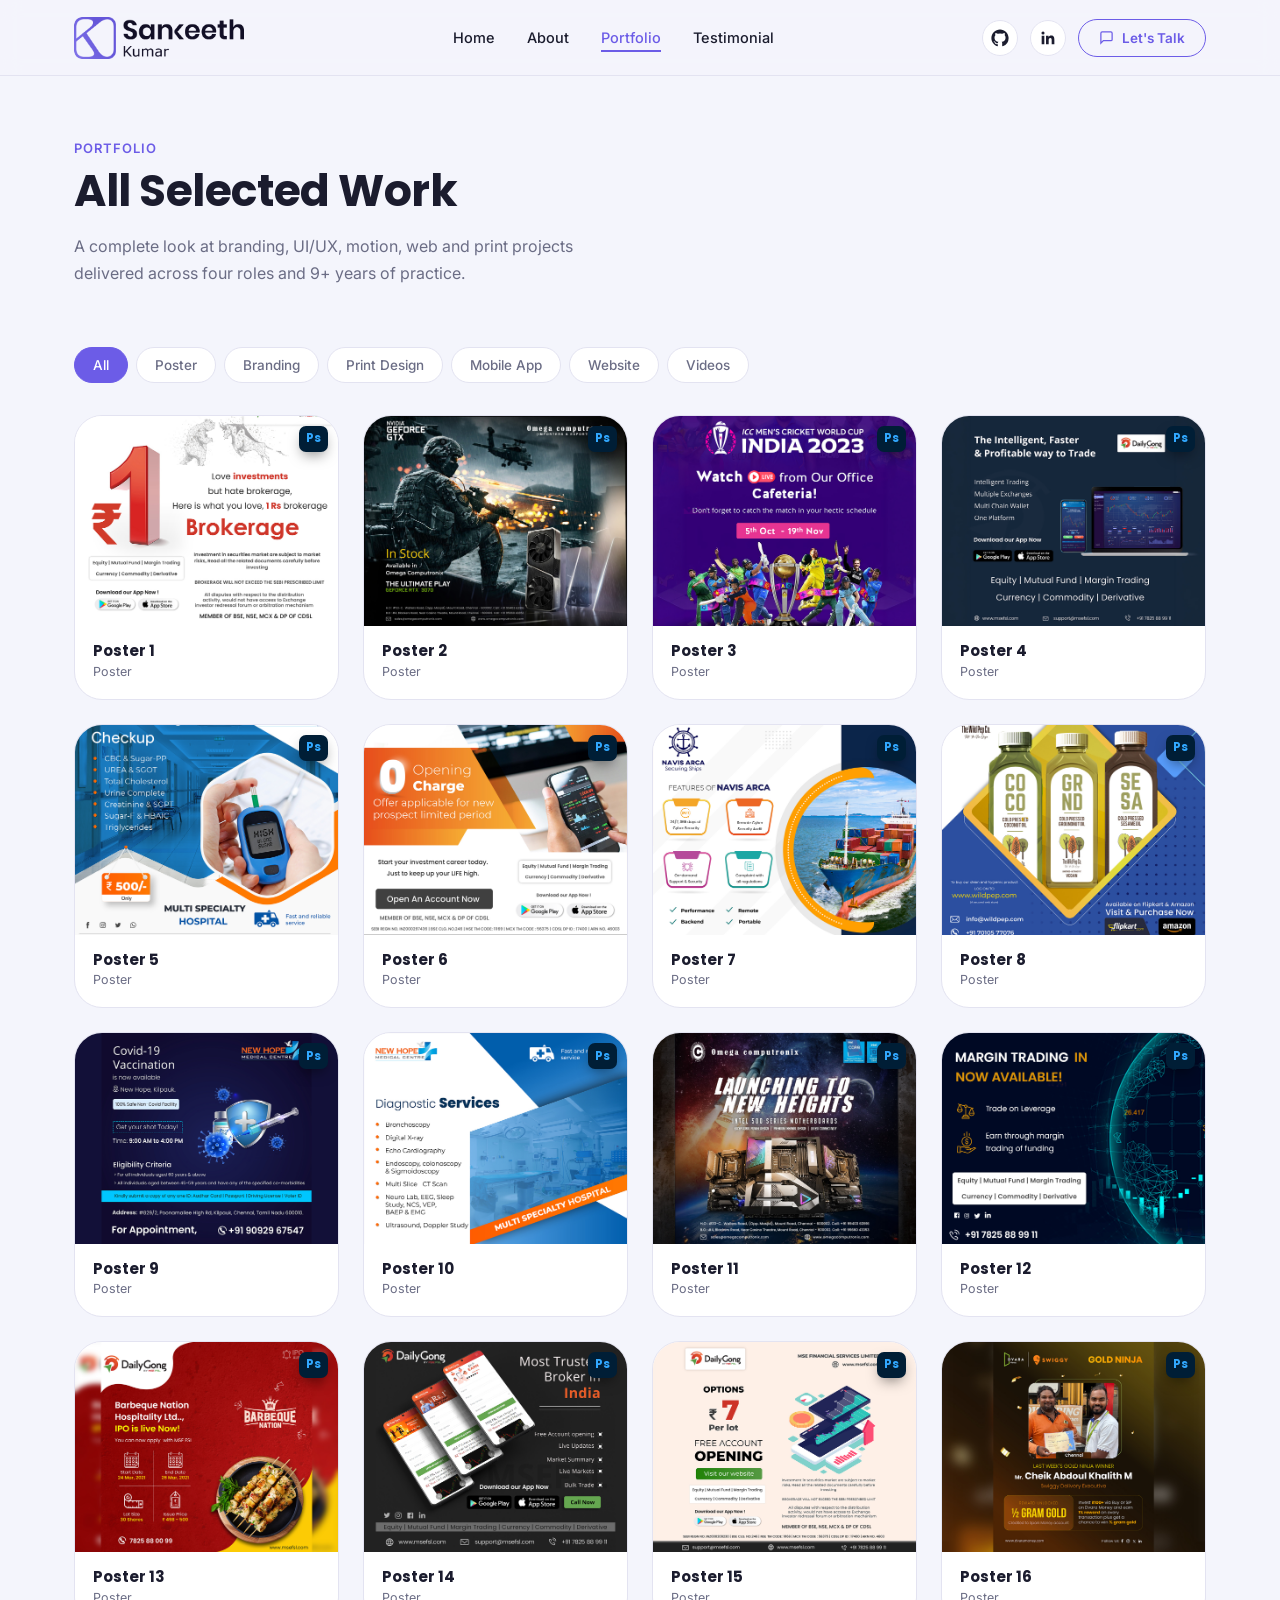
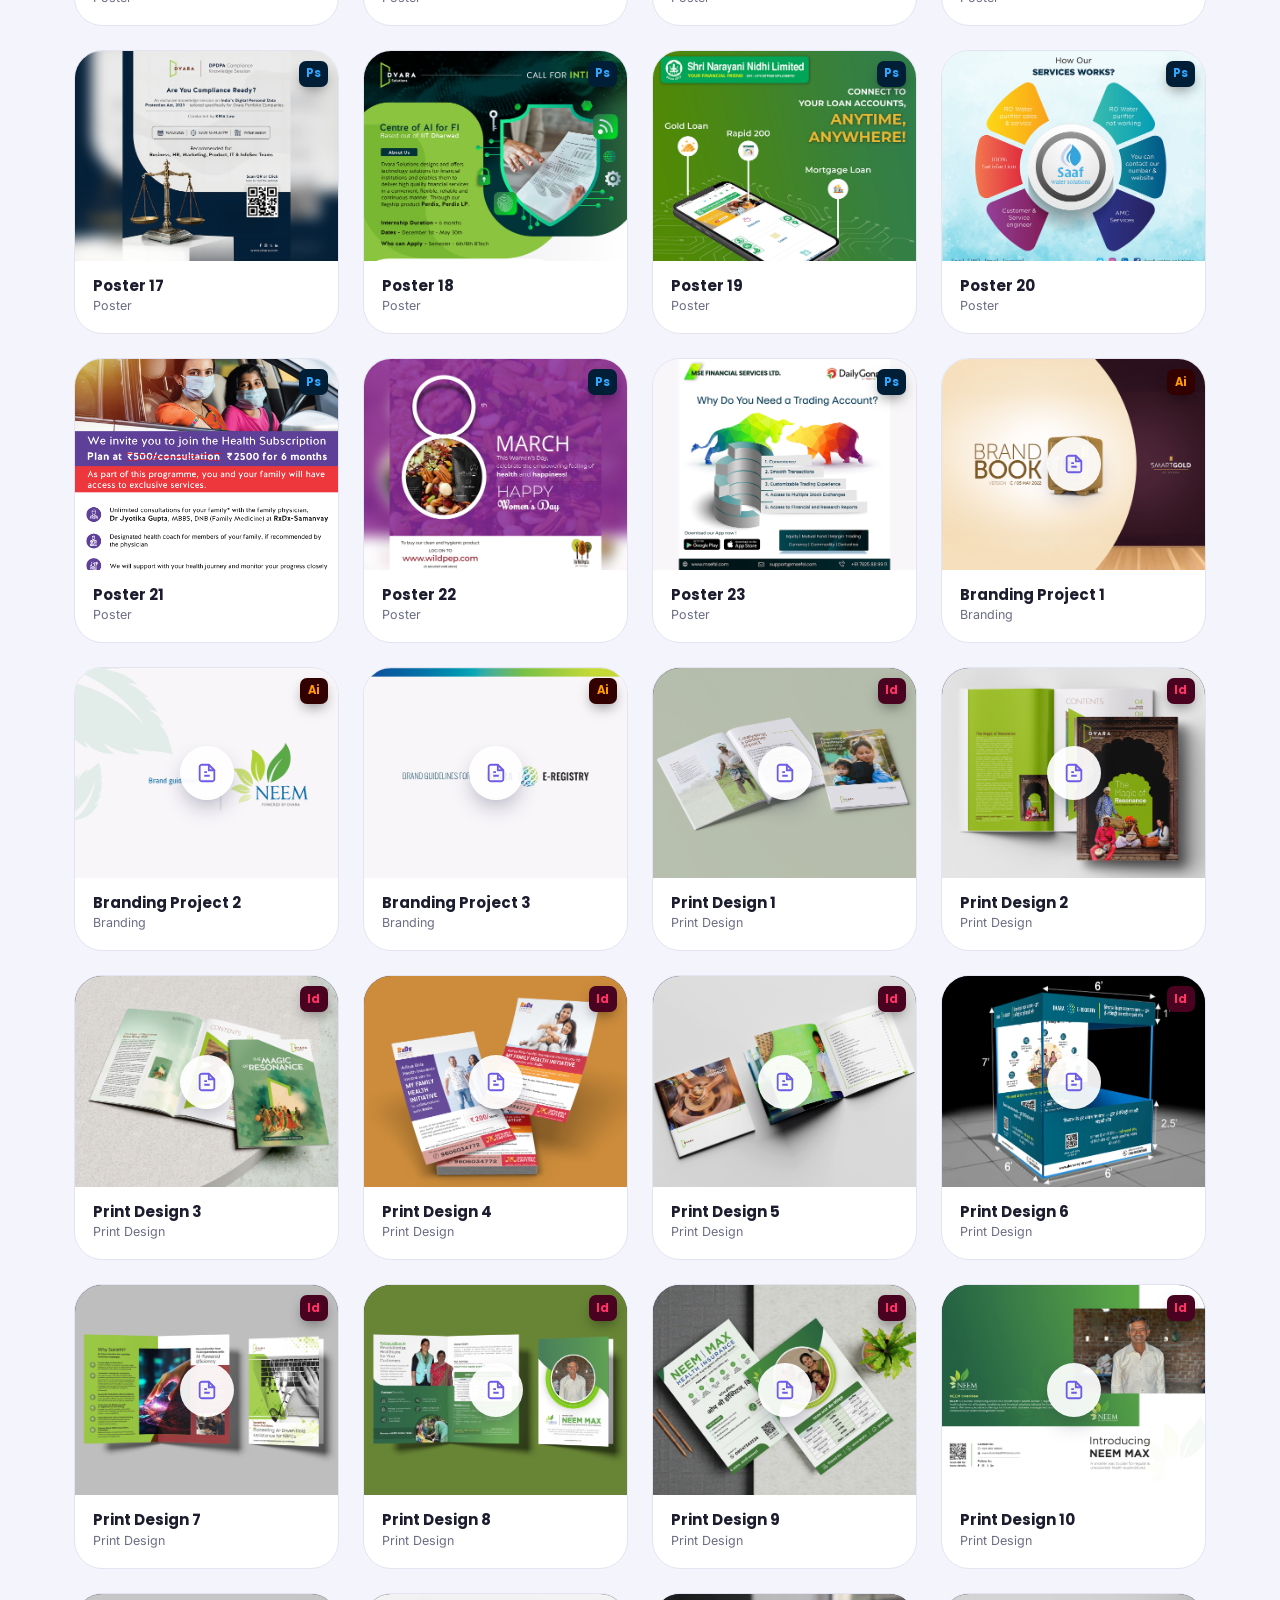
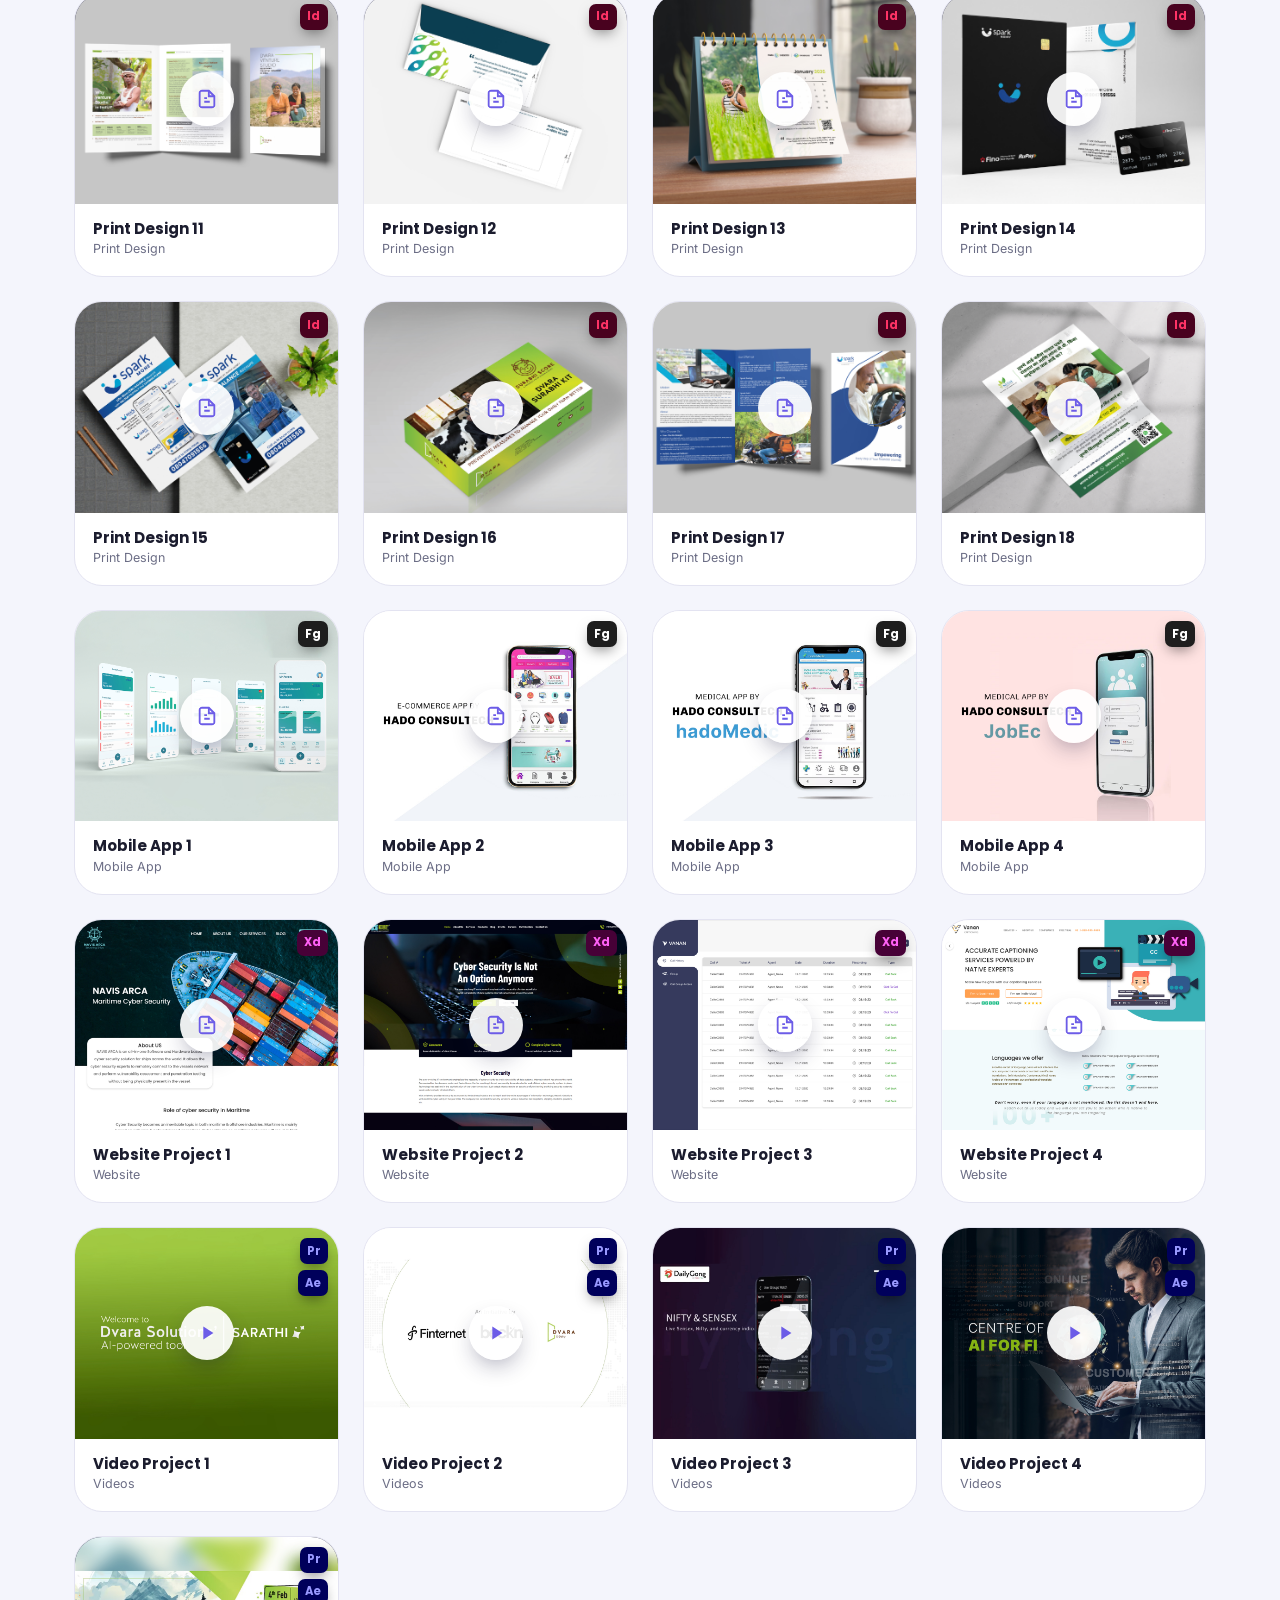
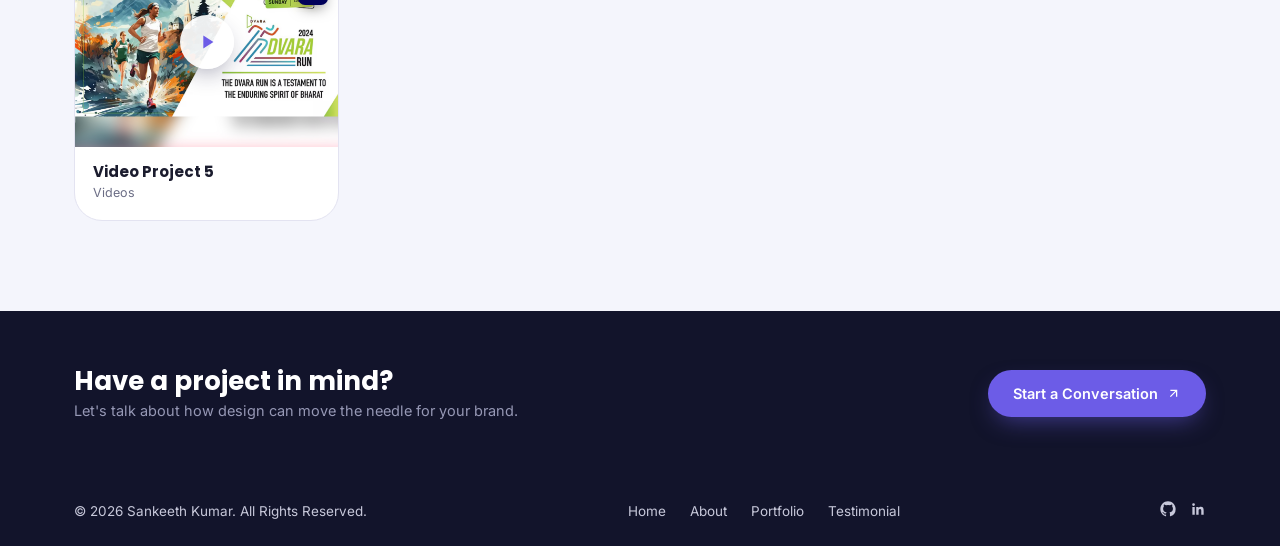
<file: portfolio.html>
<!DOCTYPE html>
<html lang="en">
<head>
<meta charset="UTF-8">
<meta name="viewport" content="width=device-width, initial-scale=1.0">
<title>Portfolio — Sanketh Kumar</title>
<link rel="preconnect" href="https://fonts.googleapis.com">
<link rel="preconnect" href="https://fonts.gstatic.com" crossorigin>
<link href="https://fonts.googleapis.com/css2?family=Poppins:wght@400;500;600;700;800&family=Inter:wght@400;500;600&display=swap" rel="stylesheet">
<link rel="stylesheet" href="style.css">
<!-- Favicon -->
<link rel="icon" type="image/png" sizes="32x32" href="favicon-32x32.png">
<link rel="icon" type="image/png" sizes="16x16" href="favicon-16x16.png">
<link rel="shortcut icon" href="favicon.ico">
<link rel="apple-touch-icon" sizes="180x180" href="apple-touch-icon.png">
</head>
<body>

<!-- ============ HEADER ============ -->
<header class="site-header" id="header">
  <div class="container header-inner">
    <a href="index.html#top" class="logo">
      <img src="images/Asset 5.png" alt="Sankeeth Kumar logo">
    </a>

    <nav class="nav" id="nav">
      <a href="index.html#top">Home</a>
      <a href="index.html#about">About</a>
      <a href="portfolio.html" class="is-current">Portfolio</a>
      <a href="index.html#testimonial">Testimonial</a>
    </nav>

    <div class="header-actions">
      <a href="#" class="icon-btn" aria-label="GitHub">
        <svg viewBox="0 0 24 24" width="18" height="18" fill="currentColor"><path d="M12 .5C5.73.5.5 5.73.5 12c0 5.08 3.29 9.39 7.86 10.91.58.1.79-.25.79-.56 0-.28-.01-1.02-.02-2-3.2.7-3.88-1.54-3.88-1.54-.53-1.34-1.29-1.7-1.29-1.7-1.05-.72.08-.71.08-.71 1.17.08 1.78 1.2 1.78 1.2 1.03 1.77 2.71 1.26 3.37.96.1-.75.4-1.26.73-1.55-2.55-.29-5.24-1.28-5.24-5.68 0-1.26.45-2.28 1.19-3.08-.12-.29-.52-1.46.11-3.05 0 0 .97-.31 3.18 1.18a11 11 0 0 1 5.79 0c2.2-1.49 3.17-1.18 3.17-1.18.64 1.59.24 2.76.12 3.05.74.8 1.18 1.82 1.18 3.08 0 4.41-2.69 5.38-5.25 5.67.41.36.78 1.07.78 2.16 0 1.56-.02 2.81-.02 3.19 0 .32.21.67.8.56A11.51 11.51 0 0 0 23.5 12C23.5 5.73 18.27.5 12 .5Z"/></svg>
      </a>
      <a href="#" class="icon-btn" aria-label="LinkedIn">
        <svg viewBox="0 0 24 24" width="18" height="18" fill="currentColor"><path d="M20.45 20.45h-3.55v-5.57c0-1.33-.02-3.04-1.85-3.04-1.86 0-2.14 1.45-2.14 2.94v5.67H9.36V9h3.41v1.56h.05c.48-.9 1.64-1.85 3.38-1.85 3.61 0 4.28 2.38 4.28 5.47v6.27ZM5.34 7.43a2.06 2.06 0 1 1 0-4.12 2.06 2.06 0 0 1 0 4.12ZM7.12 20.45H3.56V9h3.56v11.45Z"/></svg>
      </a>
      <a href="index.html#contact" class="btn btn-outline btn-sm">
        <svg viewBox="0 0 24 24" width="15" height="15" fill="none" stroke="currentColor" stroke-width="2"><path d="M4 4h16v16H4z" opacity="0"/><path d="M21 15a2 2 0 0 1-2 2H7l-4 4V5a2 2 0 0 1 2-2h14a2 2 0 0 1 2 2z"/></svg>
        Let's Talk
      </a>
    </div>

    <button class="menu-toggle" id="menuToggle" aria-label="Toggle menu">
      <span></span><span></span><span></span>
    </button>
  </div>
</header>

<main>
  <!-- ============ PAGE HERO ============ -->
  <section class="page-hero">
    <div class="container">
      <p class="eyebrow">Portfolio</p>
      <h1>All Selected Work</h1>
      <p class="page-hero-desc">A complete look at branding, UI/UX, motion, web and print projects delivered across four roles and 9+ years of practice.</p>
    </div>
  </section>

  <!-- ============ PORTFOLIO ============ -->
  <section class="portfolio portfolio--page">
    <div class="container">
      <div class="portfolio-head portfolio-head--page">
        <div class="filters" id="filters">
          <button class="filter-btn is-active" data-filter="all">All</button>
          <button class="filter-btn" data-filter="poster">Poster</button>
          <button class="filter-btn" data-filter="branding">Branding</button>
          <button class="filter-btn" data-filter="print">Print Design</button>
          <button class="filter-btn" data-filter="web">Mobile App</button>
          <button class="filter-btn" data-filter="website">Website</button>
          <button class="filter-btn" data-filter="video">Videos</button>
        </div>
      </div>

      <div class="portfolio-grid" id="portfolioGrid"></div>
    </div>
  </section>

  <!-- ============ CONTACT CTA ============ -->
  <section class="cta-strip">
    <div class="container cta-strip-inner">
      <div>
        <h2>Have a project in mind?</h2>
        <p>Let's talk about how design can move the needle for your brand.</p>
      </div>
      <a href="index.html#contact" class="btn btn-primary">
        Start a Conversation
        <svg viewBox="0 0 24 24" width="15" height="15" fill="none" stroke="currentColor" stroke-width="2"><path d="M7 17 17 7M7 7h10v10"/></svg>
      </a>
    </div>
  </section>
</main>

<!-- ============ FOOTER ============ -->
<footer class="site-footer">
  <div class="container footer-inner">
    <p>&copy; 2026 Sankeeth Kumar. All Rights Reserved.</p>
    <nav class="footer-nav">
      <a href="index.html#top">Home</a>
      <a href="index.html#about">About</a>
      <a href="portfolio.html">Portfolio</a>
      <a href="index.html#testimonial">Testimonial</a>
    </nav>
    <div class="footer-social">
      <a href="#" aria-label="GitHub">
        <svg viewBox="0 0 24 24" width="16" height="16" fill="currentColor"><path d="M12 .5C5.73.5.5 5.73.5 12c0 5.08 3.29 9.39 7.86 10.91.58.1.79-.25.79-.56 0-.28-.01-1.02-.02-2-3.2.7-3.88-1.54-3.88-1.54-.53-1.34-1.29-1.7-1.29-1.7-1.05-.72.08-.71.08-.71 1.17.08 1.78 1.2 1.78 1.2 1.03 1.77 2.71 1.26 3.37.96.1-.75.4-1.26.73-1.55-2.55-.29-5.24-1.28-5.24-5.68 0-1.26.45-2.28 1.19-3.08-.12-.29-.52-1.46.11-3.05 0 0 .97-.31 3.18 1.18a11 11 0 0 1 5.79 0c2.2-1.49 3.17-1.18 3.17-1.18.64 1.59.24 2.76.12 3.05.74.8 1.18 1.82 1.18 3.08 0 4.41-2.69 5.38-5.25 5.67.41.36.78 1.07.78 2.16 0 1.56-.02 2.81-.02 3.19 0 .32.21.67.8.56A11.51 11.51 0 0 0 23.5 12C23.5 5.73 18.27.5 12 .5Z"/></svg>
      </a>
      <a href="#" aria-label="LinkedIn">
        <svg viewBox="0 0 24 24" width="16" height="16" fill="currentColor"><path d="M20.45 20.45h-3.55v-5.57c0-1.33-.02-3.04-1.85-3.04-1.86 0-2.14 1.45-2.14 2.94v5.67H9.36V9h3.41v1.56h.05c.48-.9 1.64-1.85 3.38-1.85 3.61 0 4.28 2.38 4.28 5.47v6.27ZM5.34 7.43a2.06 2.06 0 1 1 0-4.12 2.06 2.06 0 0 1 0 4.12ZM7.12 20.45H3.56V9h3.56v11.45Z"/></svg>
      </a>
    </div>
  </div>
</footer>

<script src="common.js"></script>
<script src="portfolio.js"></script>
</body>
</html>
</file>
<file: style.css>
/* ============================================================
   TOKENS
============================================================ */
:root{
  --color-primary: #6C5CE7;
  --color-primary-dark: #5847d6;
  --color-primary-light: #EDEBFD;
  --color-bg: #F4F5FC;
  --color-surface: #FFFFFF;
  --color-dark: #12142B;
  --color-dark-2: #1B1E3B;
  --color-text: #1B1C2E;
  --color-muted: #6B6D85;
  --color-border: #E3E3F1;

  --accent-blue: #3BA7E0;
  --accent-orange: #F2A93B;
  --accent-red: #E5564C;
  --accent-green: #22B573;

  --font-display: 'Poppins', sans-serif;
  --font-body: 'Inter', sans-serif;

  --radius-sm: 10px;
  --radius-md: 18px;
  --radius-lg: 28px;
  --radius-full: 999px;

  --container: 1180px;
  --header-h: 76px;

  --ease: cubic-bezier(.4,0,.2,1);
}

/* ============================================================
   RESET
============================================================ */
*, *::before, *::after{ box-sizing: border-box; }
html{ scroll-behavior: smooth; scroll-padding-top: calc(var(--header-h) + 12px); }
body{
  margin: 0;
  font-family: var(--font-body);
  color: var(--color-text);
  background: var(--color-bg);
  -webkit-font-smoothing: antialiased;
}
img{ max-width: 100%; display: block; }
a{ color: inherit; text-decoration: none; }
button{ font: inherit; cursor: pointer; }
ul{ list-style: none; margin: 0; padding: 0; }
h1,h2,h3{ font-family: var(--font-display); margin: 0; line-height: 1.15; }
p{ margin: 0; }

.container{
  width: 100%;
  max-width: var(--container);
  margin-inline: auto;
  padding-inline: 24px;
}

.eyebrow{
  font-size: 13px;
  font-weight: 600;
  letter-spacing: .08em;
  text-transform: uppercase;
  color: var(--color-primary);
  margin-bottom: 10px;
}

@media (prefers-reduced-motion: reduce){
  *{ animation-duration: 0.001ms !important; animation-iteration-count: 1 !important; transition-duration: 0.001ms !important; scroll-behavior: auto !important; }
}

/* ============================================================
   BUTTONS
============================================================ */
.btn{
  display: inline-flex;
  align-items: center;
  gap: 8px;
  padding: 14px 24px;
  border-radius: var(--radius-full);
  font-weight: 600;
  font-size: 14.5px;
  border: 1.5px solid transparent;
  transition: transform .2s var(--ease), box-shadow .2s var(--ease), background-color .2s var(--ease), color .2s var(--ease);
  white-space: nowrap;
}
.btn:hover{ transform: translateY(-2px); }
.btn:active{ transform: translateY(0); }
.btn:focus-visible{ outline: 3px solid var(--color-primary-light); outline-offset: 2px; }

.btn-primary{
  background: var(--color-primary);
  color: #fff;
  box-shadow: 0 10px 24px -8px rgba(108,92,231,.55);
}
.btn-primary:hover{ background: var(--color-primary-dark); box-shadow: 0 14px 28px -8px rgba(108,92,231,.65); }

.btn-outline{
  background: transparent;
  color: var(--color-primary);
  border-color: var(--color-primary);
}
.btn-outline:hover{ background: var(--color-primary); color: #fff; }

.btn-sm{ padding: 10px 20px; font-size: 13.5px; }

/* ============================================================
   HEADER
============================================================ */
.site-header{
  position: sticky;
  top: 0;
  z-index: 100;
  height: var(--header-h);
  display: flex;
  align-items: center;
  background: rgba(244,245,252,.82);
  backdrop-filter: blur(10px);
  border-bottom: 1px solid var(--color-border);
}
.header-inner{
  display: flex;
  align-items: center;
  justify-content: space-between;
  gap: 24px;
}
.logo{
  display: flex;
  align-items: center;

}
.logo img{
  height: 42px;
  width: auto;
  display: block;
  border-radius: 8px;
}
.nav{
  display: flex;
  gap: 32px;
  font-weight: 500;
  font-size: 14.5px;
}
.nav a{ position: relative; color: var(--color-text); padding: 6px 0; }
.nav a::after{
  content: '';
  position: absolute; left: 0; bottom: 0;
  width: 0; height: 2px;
  background: var(--color-primary);
  transition: width .25s var(--ease);
}
.nav a:hover::after{ width: 100%; }
.nav a.is-current{ color: var(--color-primary); }
.nav a.is-current::after{ width: 100%; }

.header-actions{ display: flex; align-items: center; gap: 12px; }
.icon-btn{
  width: 36px; height: 36px;
  border-radius: 50%;
  display: grid; place-items: center;
  background: var(--color-surface);
  border: 1px solid var(--color-border);
  color: var(--color-text);
  transition: background .2s var(--ease), color .2s var(--ease), transform .2s var(--ease);
}
.icon-btn:hover{ background: var(--color-primary); color: #fff; transform: translateY(-2px); }

.menu-toggle{
  display: none;
  flex-direction: column;
  justify-content: center;
  gap: 5px;
  width: 36px; height: 36px;
  background: none; border: none;
}
.menu-toggle span{ display: block; height: 2px; width: 22px; background: var(--color-text); border-radius: 2px; }

/* ============================================================
   HERO
============================================================ */
.hero{ padding: 64px 0 40px; overflow: hidden; }
.hero-inner{
  display: grid;
  grid-template-columns: 1.1fr .9fr 220px;
  align-items: center;
  gap: 24px;
}
h1 {
  font-weight: 700; /* Bold for the main heading */
}

.light-text {
  font-weight: 300; /* Light */
}
.hero-copy h1{
  font-size: clamp(32px, 4vw, 46px);
  font-weight: 700;
  margin-bottom: 18px;
  letter-spacing: -.01em;
}
.hero-desc{
  color: var(--color-muted);
  font-size: 16px;
  line-height: 1.7;
  max-width: 440px;
  margin-bottom: 30px;
}
.hero-actions{ display: flex; gap: 14px; flex-wrap: wrap; }

.hero-figure{
  position: relative;
  justify-self: center;
  width: 100%;
  max-width: 420px;
  aspect-ratio: 4/5;
  transform: translateX(60px);
}
.hero-photo{
  width: 100%;
  height: 100%;
  object-fit: cover;
 
 
}

.hero-stats{
  display: flex;
  flex-direction: column;
  gap: 26px;
  justify-self: end;
  padding-left: 8px;
}
.stat{ text-align: right; }
.stat-number{
  display: block;
  font-family: var(--font-display);
  font-size: 30px;
  font-weight: 700;
  color: var(--color-text);
}
.stat-label{
  display: block;
  font-size: 12.5px;
  color: var(--color-muted);
  line-height: 1.4;
  margin-top: 2px;
}
/* ============================================================
   MARQUEE STRAPS
============================================================ */
.straps{
  padding: 36px 0;
  display: flex;
  flex-direction: column;
  gap: 14px;
}
.strap-row{
  overflow: hidden;
  width: 100%;
  -webkit-mask-image: linear-gradient(90deg, transparent, #000 6%, #000 94%, transparent);
  mask-image: linear-gradient(90deg, transparent, #000 6%, #000 94%, transparent);
}
.strap-track{
  display: flex;
  gap: 16px;
  width: max-content;
  will-change: transform;
}
.strap-row--left .strap-track{ animation: scrollLeft 38s linear infinite; }
.strap-row--right .strap-track{ animation: scrollRight 38s linear infinite; }
.strap-row:hover .strap-track{ animation-play-state: paused; }

@keyframes scrollLeft{
  from{ transform: translateX(0); }
  to{ transform: translateX(-50%); }
}
@keyframes scrollRight{
  from{ transform: translateX(-50%); }
  to{ transform: translateX(0); }
}

.strap-item{
  flex: 0 0 auto;
  width: 160px;
  aspect-ratio: 1 / 1;
  border-radius: var(--radius-md);
  overflow: hidden;
  background: var(--color-surface);
  border: 1px solid var(--color-border);
}
.strap-item img{ width: 100%; height: 100%; object-fit: cover; }

/* ============================================================
   ABOUT
============================================================ */
.about{ padding: 90px 0 40px; }
.about-inner{
  display: grid;
  grid-template-columns: 1fr 1fr;
  gap: 60px;
  align-items: center;
  margin-bottom: 90px;
}
.about-copy h2{ font-size: clamp(26px, 3vw, 34px); margin-bottom: 18px; }
.about-desc{ color: var(--color-muted); line-height: 1.75; margin-bottom: 28px; }

.about-figure{ position: relative; }
.about-figure img{ border-radius: var(--radius-lg); width: 100%; }
.about-card{
  position: absolute;
  bottom: -28px;
  left: -12px;
  background: #fff;
  border-radius: var(--radius-md);
  padding: 16px 20px;
  box-shadow: 0 20px 40px -16px rgba(20,20,60,.25);
  display: flex;
  flex-direction: column;
  gap: 8px;
  font-size: 13px;
  font-weight: 500;
}
.about-card p{ display: flex; align-items: center; gap: 8px; color: var(--color-text); }
.about-card svg{ color: var(--color-primary); flex-shrink: 0; }

.skills-grid{
  display: grid;
  grid-template-columns: 1fr 1fr;
  gap: 60px;
  align-items: start;
}
.skills-col{ display: flex; flex-direction: column; gap: 16px; }
.skill-card{
  display: flex;
  align-items: center;
  gap: 14px;
  background: var(--color-surface);
  border: 1.5px solid var(--color-border);
  border-radius: var(--radius-md);
  padding: 18px 20px;
  transition: border-color .2s var(--ease), transform .2s var(--ease), box-shadow .2s var(--ease);
}
.skill-card:hover{
  border-color: var(--color-primary);
  transform: translateX(4px);
  box-shadow: 0 14px 30px -18px rgba(108,92,231,.5);
}
.skill-card h3{ font-size: 15px; margin-bottom: 3px; }
.skill-card p{ font-size: 13px; color: var(--color-muted); }
.skill-card .chev{ margin-left: auto; color: var(--color-muted); flex-shrink: 0; }
.dot{ width: 12px; height: 12px; border-radius: 50%; flex-shrink: 0; }
.dot-blue{ background: var(--accent-blue); box-shadow: 0 0 0 5px color-mix(in srgb, var(--accent-blue) 18%, transparent); }
.dot-orange{ background: var(--accent-orange); box-shadow: 0 0 0 5px color-mix(in srgb, var(--accent-orange) 18%, transparent); }
.dot-red{ background: var(--accent-red); box-shadow: 0 0 0 5px color-mix(in srgb, var(--accent-red) 18%, transparent); }

.bring-col h2{ font-size: clamp(24px, 3vw, 30px); margin-bottom: 18px; }
.bring-col p{ color: var(--color-muted); line-height: 1.75; margin-bottom: 16px; }

/* ============================================================
   LEADERSHIP / TEAM CAPABILITY
============================================================ */
.capability{ padding: 20px 0 70px; }
.capability-head{ text-align: center; max-width: 640px; margin: 0 auto 44px; }
.capability-head .eyebrow{ justify-content: center; }
.capability-head h2{ font-size: clamp(24px, 3vw, 32px); margin-bottom: 12px; }
.capability-desc{ color: var(--color-muted); font-size: 15px; }

.capability-grid{
  display: grid;
  grid-template-columns: repeat(5, 1fr);
}
.capability-item{
  text-align: center;
  padding: 4px 20px;
  border-left: 1px solid var(--color-border);
}
.capability-item:first-child{ border-left: none; }
.capability-icon{
  width: 52px; height: 52px;
  margin: 0 auto 16px;
  display: grid;
  place-items: center;
  border-radius: var(--radius-full);
  background: var(--color-primary-light);
  color: var(--color-primary);
}
.capability-item h4{ font-family: var(--font-display); font-size: 14.5px; font-weight: 600; margin-bottom: 8px; line-height: 1.35; }
.capability-item p{ font-size: 12.5px; color: var(--color-muted); line-height: 1.6; }

/* ============================================================
   AI SKILLS & TOOLS
============================================================ */
.ai-skills{ padding: 90px 0 70px; }
.ai-skills-head{ text-align: center; max-width: 720px; margin: 0 auto 56px; }
.ai-skills-head .eyebrow{ justify-content: center; }
.ai-skills-head h2{ font-size: clamp(26px, 3.4vw, 38px); margin-bottom: 16px; }
.ai-skills-desc{ color: var(--color-muted); font-size: 16px; line-height: 1.7; }

.ai-skills-grid{
  display: grid;
  grid-template-columns: repeat(3, 1fr);
  gap: 24px;
  align-items: start;
}
.ai-skills-col{
  background: var(--color-surface);
  border: 1.5px solid var(--color-border);
  border-radius: var(--radius-lg);
  padding: 26px;
  transition: transform .25s var(--ease), box-shadow .25s var(--ease);
}
.ai-skills-col:hover{
  transform: scale(1.035);
  box-shadow: 0 22px 40px -20px rgba(20,20,60,.28);
}
.ai-skills-col--purple{ background: #f1f0fd; }
.ai-skills-col--blue{ background: #f0f4ff; }
.ai-skills-col--green{ background: #eff5f7; }
.ai-skills-col--purple .ai-skills-col-head h3{ color: #523cf6; }
.ai-skills-col--blue .ai-skills-col-head h3{ color: #267efe; }
.ai-skills-col--green .ai-skills-col-head h3{ color: #088d46; }
.ai-skills-col-head{
  display: flex;
  gap: 14px;
  align-items: flex-start;
  padding-bottom: 20px;
  margin-bottom: 20px;
  border-bottom: 1px solid var(--color-border);
}
.ai-skills-col-icon{
  flex-shrink: 0;
  width: 44px; height: 44px;
  border-radius: var(--radius-sm);
  display: grid;
  place-items: center;
}
.ai-skills-col-icon--purple{ background: var(--color-primary-light); color: var(--color-primary); }
.ai-skills-col-icon--blue{ background: color-mix(in srgb, var(--accent-blue) 16%, white); color: var(--accent-blue); }
.ai-skills-col-icon--green{ background: color-mix(in srgb, var(--accent-green) 16%, white); color: var(--accent-green); }
.ai-skills-col-head h3{ font-size: 16.5px; margin-bottom: 6px; }
.ai-skills-col-head p{ font-size: 13px; color: var(--color-muted); line-height: 1.6; }

.ai-tool-list{ display: flex; flex-direction: column; gap: 16px; }
.ai-tool-item{ display: flex; gap: 12px; align-items: center; }
.ai-tool-icon{
  flex-shrink: 0;
  width: 42px; height: 42px;
  display: grid;
  place-items: center;
  overflow: hidden;
}
.ai-tool-icon img{ width: 100%; height: 100%; object-fit: contain; }
.ai-tool-item h4{ font-family: var(--font-display); font-size: 14px; font-weight: 600; margin-bottom: 2px; line-height: 1.3; }
.ai-tool-item p{ font-size: 12.5px; color: var(--color-muted); line-height: 1.5; }

/* ============================================================
   DESIGN TOOLS
============================================================ */
.design-tools{ padding: 20px 0 90px; }
.design-tools-head{ text-align: center; max-width: 640px; margin: 0 auto 40px; }
.design-tools-head .eyebrow{ justify-content: center; }
.design-tools-head h2{ font-size: clamp(24px, 3vw, 32px); margin-bottom: 12px; }
.design-tools-desc{ color: var(--color-muted); font-size: 15px; }

.design-tools-grid{
  display: grid;
  grid-template-columns: repeat(11, 1fr);
  gap: 14px;
}
.design-tool-card{
  background: var(--color-surface);
  border: 1.5px solid var(--color-border);
  border-radius: var(--radius-md);
  padding: 20px 8px;
  display: flex;
  flex-direction: column;
  align-items: center;
  gap: 12px;
  text-align: center;
  transition: transform .2s var(--ease), box-shadow .2s var(--ease), border-color .2s var(--ease);
}
.design-tool-card:hover{ transform: translateY(-4px); box-shadow: 0 16px 30px -18px rgba(20,20,60,.3); border-color: var(--color-primary); }
.design-tool-card p{ font-size: 11.5px; font-weight: 500; color: var(--color-text); line-height: 1.4; }
.design-tool-icon{
  width: 48px; height: 48px;
  display: grid;
  place-items: center;
  overflow: hidden;
  flex-shrink: 0;
}
.design-tool-icon img{ width: 100%; height: 100%; object-fit: contain; }

/* ============================================================
   WEB TECHNOLOGIES
============================================================ */
.web-tech{ padding: 20px 0 90px; }
.web-tech-head{ text-align: center; max-width: 640px; margin: 0 auto 40px; }
.web-tech-head .eyebrow{ justify-content: center; }
.web-tech-head h2{ font-size: clamp(24px, 3vw, 32px); margin-bottom: 12px; }
.web-tech-desc{ color: var(--color-muted); font-size: 15px; }

.web-tech-panel{
  display: grid;
  grid-template-columns: repeat(4, 1fr);
  border: 1.5px solid var(--color-border);
  border-radius: var(--radius-lg);
  background: var(--color-surface);
  padding: 30px 26px;
}
.web-tech-item{
  display: flex;
  align-items: center;
  gap: 14px;
  padding: 0 22px;
  border-left: 1px solid var(--color-border);
}
.web-tech-item:first-child{ border-left: none; padding-left: 0; }
.web-tech-icon{
  flex-shrink: 0;
  width: 40px; height: 40px;
  display: grid;
  place-items: center;
  overflow: hidden;
}
.web-tech-icon img{ width: 100%; height: 100%; object-fit: contain; }
.web-tech-item h4{ font-family: var(--font-display); font-size: 14.5px; font-weight: 600; margin-bottom: 4px; line-height: 1.3; }
.web-tech-item p{ font-size: 12px; color: var(--color-muted); line-height: 1.5; }

/* ============================================================
   PORTFOLIO
============================================================ */
.portfolio{ padding: 90px 0; }
.portfolio-head{
  display: flex;
  justify-content: space-between;
  align-items: flex-end;
  gap: 24px;
  flex-wrap: wrap;
  margin-bottom: 40px;
}
.portfolio-head h2{ font-size: clamp(26px, 3vw, 34px); }
.filters{ display: flex; gap: 8px; flex-wrap: wrap; }
.filter-btn{
  padding: 9px 18px;
  border-radius: var(--radius-full);
  border: 1.5px solid var(--color-border);
  background: var(--color-surface);
  font-size: 13.5px;
  font-weight: 500;
  color: var(--color-muted);
  transition: all .2s var(--ease);
}
.filter-btn:hover{ border-color: var(--color-primary); color: var(--color-primary); }
.filter-btn.is-active{ background: var(--color-primary); border-color: var(--color-primary); color: #fff; }

.portfolio-grid{
  display: grid;
  grid-template-columns: repeat(4, 1fr);
  gap: 24px;
}
.project-card{
  display: block;
  border-radius: var(--radius-lg);
  overflow: hidden;
  background: var(--color-surface);
  border: 1px solid var(--color-border);
  cursor: pointer;
  transition: transform .3s var(--ease), box-shadow .3s var(--ease), opacity .25s var(--ease);
}
.project-card:hover{ transform: translateY(-6px); box-shadow: 0 24px 40px -20px rgba(20,20,60,.3); }
.project-card:focus-visible{ outline: 2px solid var(--color-primary); outline-offset: 3px; }
.project-thumb-wrap{ position: relative; }
.project-thumb{
  aspect-ratio: 4/3.2;
  width: 100%;
  object-fit: cover;
  background: var(--color-dark-2);
  display: block;
}
.project-play{
  position: absolute;
  inset: 0;
  display: flex;
  align-items: center;
  justify-content: center;
}
.project-play svg{
  width: 54px;
  height: 54px;
  padding: 16px;
  border-radius: 50%;
  background: rgba(255,255,255,.92);
  color: var(--color-primary);
  box-shadow: 0 10px 24px -8px rgba(20,20,60,.45);
  transition: transform .25s var(--ease);
}
.project-card:hover .project-play svg{ transform: scale(1.08); }
.project-tool-badges{
  position: absolute;
  top: 10px;
  right: 10px;
  z-index: 2;
  display: flex;
  flex-direction: column;
  align-items: flex-end;
  gap: 6px;
}
.project-tool-badge{
  min-width: 28px;
  height: 26px;
  padding: 0 7px;
  display: flex;
  align-items: center;
  justify-content: center;
  border-radius: 7px;
  font-family: var(--font-display);
  font-size: 11.5px;
  font-weight: 700;
  letter-spacing: .01em;
  box-shadow: 0 6px 14px -4px rgba(0,0,0,.5);
}
.project-meta{ padding: 16px 18px 20px; }
.project-meta h3{ font-size: 15px; margin-bottom: 4px; }
.project-meta p{ font-size: 12.5px; color: var(--color-muted); }
.project-card.is-hidden{ display: none; }

.view-all{ text-align: center; margin-top: 44px; }

/* ============================================================
   TESTIMONIAL
============================================================ */
.testimonial{
  background: var(--color-dark);
  color: #fff;
  padding: 70px 0;
  margin: 0;
}
.testimonial-inner{
  display: grid;
  grid-template-columns: 260px 1fr;
  gap: 48px;
}

.testimonial-col-left{ display: flex; flex-direction: column; }
.testimonial-col-left h2{ font-size: clamp(24px, 3vw, 30px); color: #fff; margin-bottom: 28px; }
.testimonial-col-left .eyebrow{ color: #A79BFF; }

.testimonial-col-right{
  display: flex;
  gap: 18px;
  align-items: flex-start;
}
.quote-mark{
  font-family: var(--font-display);
  font-size: 72px;
  line-height: .7;
  color: var(--color-primary);
  font-weight: 700;
  flex-shrink: 0;
  margin-top: 6px;
}

.testimonial-body{
  display: flex;
  gap: 20px;
  align-items: flex-start;
  flex: 1;
}
.testimonial-text{
  font-size: 16.5px;
  line-height: 1.8;
  color: #C7C8DA;
  margin-bottom: 16px;
  min-height: 96px;
  transition: opacity .3s var(--ease);
}
.testimonial-name{ font-weight: 600; color: var(--color-primary); font-size: 14.5px; }
.testimonial-role{ font-size: 13px; color: #8B8CA6; margin-top: 2px; }

.testimonial-dots{ display: flex; gap: 8px; margin-top: auto; padding-top: 24px; }
.testimonial-dots button{
  width: 8px; height: 8px;
  border-radius: 50%;
  border: none;
  background: #3B3D5C;
  transition: all .25s var(--ease);
}
.testimonial-dots button.is-active{ background: var(--color-primary); width: 22px; border-radius: 4px; }

/* ============================================================
   CONTACT
============================================================ */
.contact{ padding: 90px 0; }
.contact-inner{
  display: grid;
  grid-template-columns: .85fr 1.15fr;
  gap: 60px;
}
.contact-copy h2{ font-size: clamp(26px, 3vw, 34px); margin-bottom: 14px; }
.contact-copy > p{ color: var(--color-muted); line-height: 1.7; margin-bottom: 28px; max-width: 380px; }
.contact-list{ display: flex; flex-direction: column; gap: 16px; }
.contact-list li{
  display: flex; align-items: center; gap: 12px;
  font-size: 14.5px; font-weight: 500;
  color: var(--color-text);
}
.contact-list svg{ color: var(--color-primary); flex-shrink: 0; }

.contact-form{
  background: var(--color-surface);
  border: 1px solid var(--color-border);
  border-radius: var(--radius-lg);
  padding: 32px;
  display: flex;
  flex-direction: column;
  gap: 16px;
}
.form-row{ display: grid; grid-template-columns: 1fr 1fr; gap: 16px; }
.field{ display: flex; flex-direction: column; gap: 6px; }
.field input, .field textarea{
  width: 100%;
  border: 1.5px solid var(--color-border);
  background: var(--color-bg);
  border-radius: var(--radius-sm);
  padding: 13px 16px;
  font: inherit;
  font-size: 14px;
  color: var(--color-text);
  resize: vertical;
  transition: border-color .2s var(--ease), box-shadow .2s var(--ease);
}
.field input::placeholder, .field textarea::placeholder{ color: #9B9CB5; }
.field input:focus, .field textarea:focus{
  outline: none;
  border-color: var(--color-primary);
  box-shadow: 0 0 0 4px var(--color-primary-light);
}
.field input.is-invalid, .field textarea.is-invalid{ border-color: var(--accent-red); }
.field-error{ font-size: 12px; color: var(--accent-red); min-height: 14px; }

.contact-form .btn{ align-self: flex-start; margin-top: 4px; }
.contact-form .btn[disabled]{ opacity: .7; cursor: default; transform: none; }
.form-status{ font-size: 13.5px; font-weight: 500; min-height: 18px; }
.form-status.is-success{ color: #1E9E5A; }
.form-status.is-error{ color: var(--accent-red); }

/* ============================================================
   FOOTER
============================================================ */
.site-footer{ background: var(--color-dark); color: #C7C8DA; padding: 26px 0; }
.footer-inner{
  display: flex;
  align-items: center;
  justify-content: space-between;
  gap: 16px;
  flex-wrap: wrap;
  font-size: 13.5px;
}
.footer-nav{ display: flex; gap: 24px; }
.footer-nav a:hover{ color: #fff; }
.footer-social{ display: flex; gap: 14px; }
.footer-social a{ color: #C7C8DA; transition: color .2s var(--ease); }
.footer-social a:hover{ color: var(--color-primary); }

/* ============================================================
   PAGE HERO (Portfolio / About landing pages)
============================================================ */
.page-hero{
  padding: 64px 0 40px;
  text-align: left;
}
.page-hero h1{
  font-size: clamp(30px, 4vw, 44px);
  font-weight: 700;
  max-width: 760px;
  margin: 10px 0 16px;
  letter-spacing: -.01em;
}
.page-hero-desc{
  color: var(--color-muted);
  font-size: 16px;
  line-height: 1.7;
  max-width: 560px;
}

.page-hero--about .about-hero-inner{
  display: grid;
  grid-template-columns: 1.1fr .9fr;
  gap: 48px;
  align-items: center;
}
.about-hero-photo{
  width: 100%;
  border-radius: var(--radius-lg);
  aspect-ratio: 4/3.5;
  object-fit: cover;
}

.portfolio--page{ padding-top: 20px; }
.portfolio-head--page{ margin-bottom: 32px; }

/* ============================================================
   ABOUT PAGE SECTIONS
============================================================ */
.about-page-section{ padding: 70px 0; }
.about-page-section:nth-of-type(even){ background: var(--color-surface); }

.about-story{
  display: grid;
  grid-template-columns: 1.1fr .9fr;
  gap: 56px;
  align-items: center;
}
.about-story-copy h2{ font-size: clamp(24px, 3vw, 32px); margin: 10px 0 18px; }
.about-story-copy p{ color: var(--color-muted); line-height: 1.75; margin-bottom: 16px; }
.about-story-photo{ width: 100%; border-radius: var(--radius-lg); object-fit: cover; }

.about-timeline-section h2{ font-size: clamp(24px, 3vw, 32px); margin: 10px 0 36px; }
.timeline{
  list-style: none;
  margin: 0; padding: 0;
  display: grid;
  grid-template-columns: repeat(4, 1fr);
  gap: 20px;
}
.timeline-item{
  background: var(--color-surface);
  border: 1.5px solid var(--color-border);
  border-radius: var(--radius-md);
  padding: 22px;
  position: relative;
}
.timeline-year{
  display: inline-block;
  font-size: 12px;
  font-weight: 700;
  letter-spacing: .04em;
  color: var(--color-primary);
  background: var(--color-primary-light);
  padding: 4px 10px;
  border-radius: var(--radius-full);
  margin-bottom: 14px;
}
.timeline-item h3{ font-size: 15.5px; margin-bottom: 6px; }
.timeline-item p{ font-size: 13px; color: var(--color-muted); line-height: 1.6; }

.about-page-section > .container > h2{ font-size: clamp(24px, 3vw, 32px); margin: 10px 0 30px; }
.tool-grid{
  display: grid;
  grid-template-columns: repeat(4, 1fr);
  gap: 20px;
}
.tool-card{
  background: var(--color-bg);
  border: 1.5px solid var(--color-border);
  border-radius: var(--radius-md);
  padding: 20px;
}
.tool-card h3{ font-size: 14.5px; margin-bottom: 6px; }
.tool-card p{ font-size: 13px; color: var(--color-muted); line-height: 1.6; }

/* ---- About page: Awards & Recognition ---- */
.awards-grid{
  display: grid;
  grid-template-columns: repeat(4, 1fr);
  gap: 20px;
}
.award-card{
  background: var(--color-bg);
  border: 1.5px solid var(--color-border);
  border-radius: var(--radius-md);
  overflow: hidden;
  transition: transform .2s ease, box-shadow .2s ease, border-color .2s ease;
}
.award-card:hover{ transform: translateY(-4px); box-shadow: 0 16px 30px -18px rgba(20,20,60,.3); border-color: var(--color-primary); }
.award-card-img{ width: 100%; aspect-ratio: 4/3; object-fit: cover; display: block; }
.award-card-body{ padding: 16px 18px 18px; }
.award-card-body h3{ font-size: 14.5px; margin-bottom: 4px; }
.award-card-body p{ font-size: 12.5px; color: var(--color-muted); line-height: 1.5; }

/* ---- About page: quick stat row under the hero ---- */
.about-stats-row{
  display: flex;
  gap: 40px;
  margin-top: 28px;
}
.about-stats-row .stat{ text-align: left; }
.about-stats-row .stat-number{ font-size: 26px; }

/* ---- About page: leadership-focused testimonial excerpts ---- */
.about-lead-quotes .testimonial-inner{ grid-template-columns: 260px 1fr; }
.leadership-quotes-grid{
  display: grid;
  grid-template-columns: 1fr 1fr;
  gap: 36px;
}
.leadership-quote{ display: flex; gap: 16px; align-items: flex-start; }
.leadership-quote .quote-mark{ font-size: 48px; }
.leadership-quote .testimonial-text{ font-size: 15px; min-height: 0; }

/* ============================================================
   CTA STRIP (shared: Portfolio + About pages)
============================================================ */
.cta-strip{
  background: var(--color-dark);
  color: #fff;
  padding: 56px 0;
}
.cta-strip-inner{
  display: flex;
  align-items: center;
  justify-content: space-between;
  gap: 24px;
  flex-wrap: wrap;
}
.cta-strip h2{ font-size: clamp(20px, 2.6vw, 26px); color: #fff; margin-bottom: 6px; }
.cta-strip p{ color: #9698B5; font-size: 14.5px; }

/* ============================================================
   LIGHTBOX — "blow up" view for portfolio cards
============================================================ */
body.lightbox-locked{ overflow: hidden; }
.lightbox{
  position: fixed;
  inset: 0;
  z-index: 1000;
  display: none;
  align-items: center;
  justify-content: center;
  padding: 24px;
}
.lightbox.is-open{ display: flex; }
.lightbox-backdrop{
  position: absolute;
  inset: 0;
  background: rgba(12,13,28,.82);
  backdrop-filter: blur(4px);
  opacity: 0;
  transition: opacity .25s var(--ease);
}
.lightbox.is-visible .lightbox-backdrop{ opacity: 1; }
.lightbox-panel{
  position: relative;
  z-index: 1;
  width: 100%;
  max-width: 860px;
  max-height: 88vh;
  background: var(--color-surface);
  border-radius: var(--radius-lg);
  overflow: hidden;
  opacity: 0;
  transform: scale(.88);
  transition: opacity .28s var(--ease), transform .28s var(--ease);
  display: flex;
  flex-direction: column;
}
.lightbox.is-visible .lightbox-panel{ opacity: 1; transform: scale(1); }
.lightbox-close{
  position: absolute;
  top: 14px; right: 14px;
  z-index: 2;
  width: 38px; height: 38px;
  border-radius: 50%;
  background: rgba(20,20,40,.55);
  color: #fff;
  display: grid;
  place-items: center;
  transition: background .2s var(--ease);
}
.lightbox-close:hover{ background: rgba(20,20,40,.8); }
.lightbox-media{
  width: 100%;
  max-height: 65vh;
  background: var(--color-dark-2);
  display: flex;
  align-items: center;
  justify-content: center;
  overflow: hidden;
  position: relative;
}
.lightbox-media img,
.lightbox-media video{
  width: 100%;
  max-height: 65vh;
  object-fit: contain;
  display: block;
}
.lightbox-note{
  position: absolute;
  left: 0; right: 0; bottom: 0;
  margin: 0;
  padding: 10px 16px;
  font-size: 12px;
  line-height: 1.5;
  color: #fff;
  background: rgba(12,13,28,.72);
}
.lightbox-caption{ padding: 18px 22px 22px; }
.lightbox-title{ font-size: 18px; margin-bottom: 4px; }
.lightbox-tag{ font-size: 13px; color: var(--color-muted); }

/* ============================================================
   RESPONSIVE
============================================================ */
@media (max-width: 1024px){
  .hero-inner{ grid-template-columns: 1fr; justify-items: center; text-align: center; gap: 32px; }
  .hero-desc{ margin-inline: auto; }
  .hero-actions{ justify-content: center; }
  .hero-stats{ grid-template-columns: repeat(4, 80px); justify-self: center; column-gap: 32px; }
  .stat{ text-align: center; }
  .about-inner{ grid-template-columns: 1fr; }
  .about-figure{ max-width: 480px; margin-inline: auto; }
  .skills-grid{ grid-template-columns: 1fr; gap: 40px; }
  .portfolio-grid{ grid-template-columns: repeat(2, 1fr); }
  .contact-inner{ grid-template-columns: 1fr; }
  .page-hero--about .about-hero-inner{ grid-template-columns: 1fr; }
  .about-story{ grid-template-columns: 1fr; }
  .about-story-photo{ order: -1; }
  .timeline{ grid-template-columns: repeat(2, 1fr); }
  .tool-grid{ grid-template-columns: repeat(2, 1fr); }
  .awards-grid{ grid-template-columns: repeat(2, 1fr); }
  .ai-skills-grid{ grid-template-columns: 1fr; }
  .design-tools-grid{ grid-template-columns: repeat(6, 1fr); }
  .capability-grid{ grid-template-columns: repeat(3, 1fr); }
  .capability-item{ border-left: none; border-top: 1px solid var(--color-border); padding: 24px 12px 0; }
  .capability-item:nth-child(3n+1){ border-left: none; }
  .capability-item:first-child, .capability-item:nth-child(4){ border-top: none; }
  .web-tech-panel{ grid-template-columns: repeat(2, 1fr); gap: 24px 0; }
  .web-tech-item{ border-left: none; padding-left: 0; }
  .web-tech-item:nth-child(odd){ border-right: 1px solid var(--color-border); }
}

@media (max-width: 768px){
  .nav{ display: none; }
  .menu-toggle{ display: flex; }
  .header-actions .btn-sm{ display: none; }
  .site-header.nav-open .nav{
    display: flex;
    position: absolute;
    top: var(--header-h);
    left: 0; right: 0;
    background: var(--color-bg);
    flex-direction: column;
    padding: 20px 24px;
    gap: 18px;
    border-bottom: 1px solid var(--color-border);
  }
  .testimonial-inner{ grid-template-columns: 1fr; gap: 28px; }
  .testimonial-dots{ padding-top: 0; }
  .form-row{ grid-template-columns: 1fr; }
  .about-lead-quotes .testimonial-inner{ grid-template-columns: 1fr; }
  .leadership-quotes-grid{ grid-template-columns: 1fr; gap: 28px; }
}

@media (max-width: 560px){
  .portfolio-grid{ grid-template-columns: 1fr; }
  .hero-stats{ grid-template-columns: repeat(2, 100px); }
  .strap-item{ width: 110px; }
  .testimonial-col-right{ flex-direction: column; }
  .testimonial-body{ flex-direction: column; }
  .timeline{ grid-template-columns: 1fr; }
  .tool-grid{ grid-template-columns: 1fr; }
  .awards-grid{ grid-template-columns: 1fr; }
  .about-stats-row{ gap: 28px; flex-wrap: wrap; }
  .cta-strip-inner{ flex-direction: column; align-items: flex-start; }
  .design-tools-grid{ grid-template-columns: repeat(4, 1fr); }
  .capability-grid{ grid-template-columns: 1fr; }
  .capability-item{ border-top: none !important; padding: 0; }
  .capability-item + .capability-item{ margin-top: 26px; padding-top: 26px; border-top: 1px solid var(--color-border) !important; }
  .web-tech-panel{ grid-template-columns: 1fr; }
  .web-tech-item{ border-right: none !important; padding: 0; }
  .web-tech-item + .web-tech-item{ margin-top: 20px; padding-top: 20px; border-top: 1px solid var(--color-border); }
}
</file>
